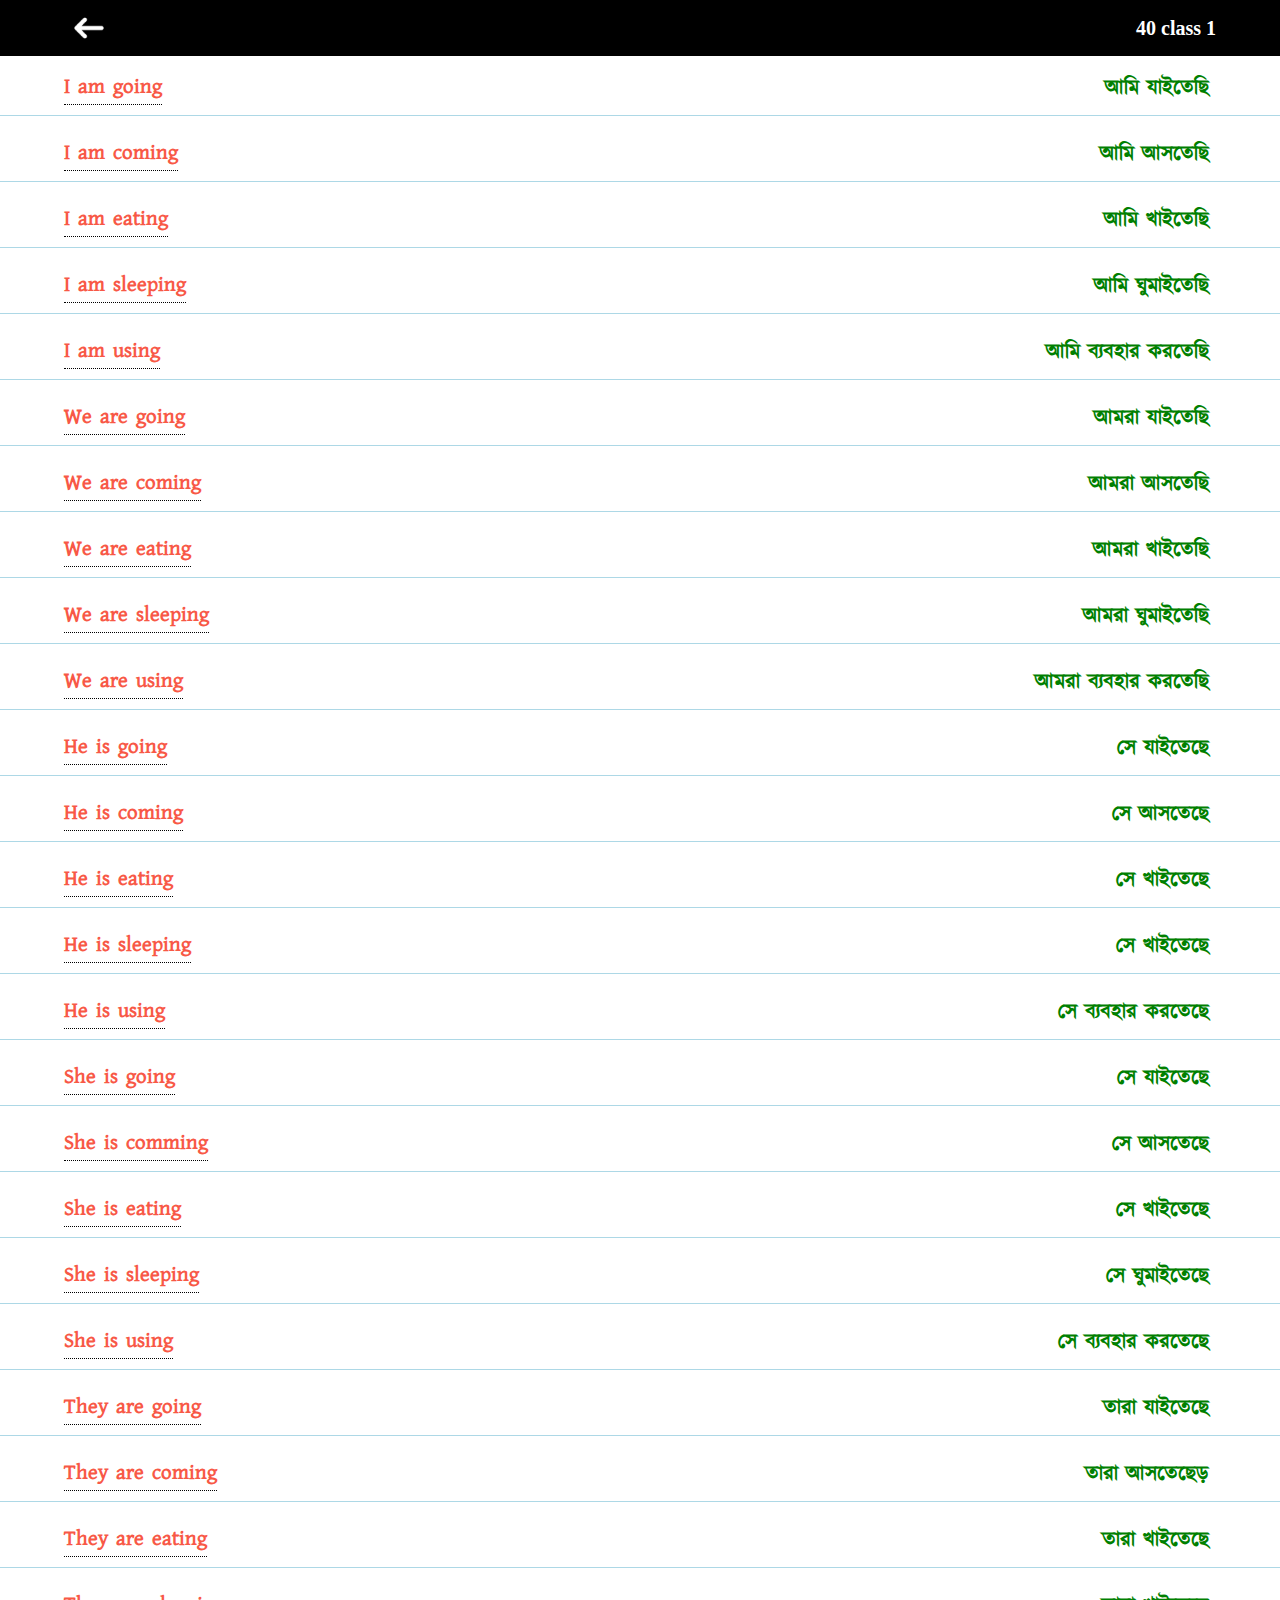
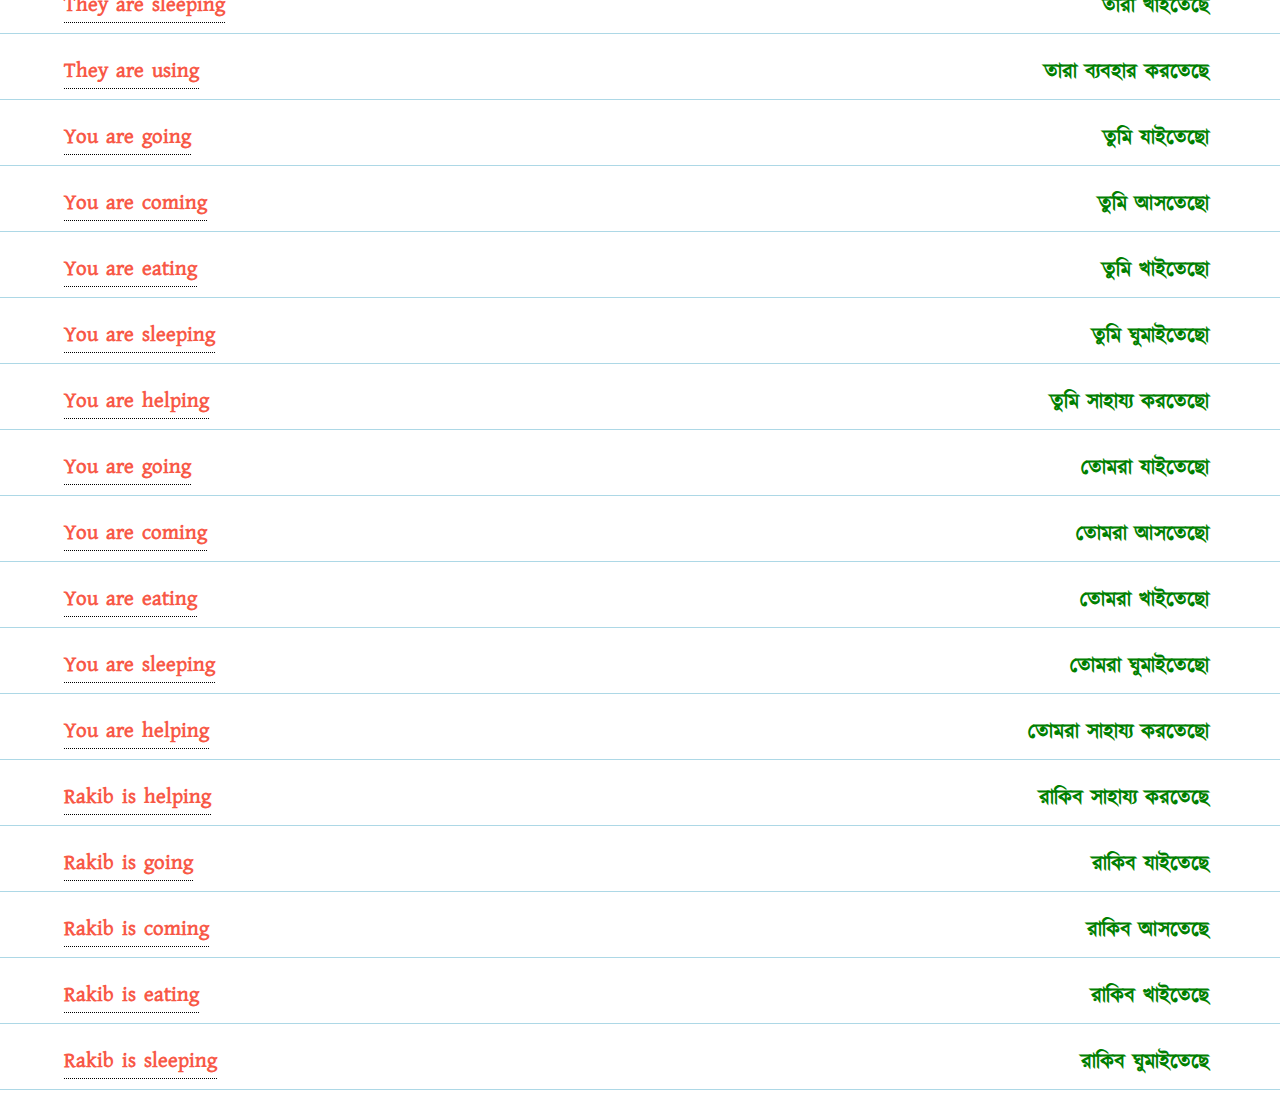
<file: classs-wise/class-2.html>
<!DOCTYPE html>
<html>

<head>
  <meta charset="UTF-8">
  <meta name="viewport" content="width=device-width, initial-scale=1">
  <title>Class one</title>
  <link rel="stylesheet" href="../must-vocabulary/style.css">
</head>

<body>
  <div class="loader"></div>
  <div class="top">
    <img src="../assets/images/arrow-back.png" onclick="history.back()" alt="back image ">
    <p class="length">0</p>
  </div>
  <script>
    const loader = document.querySelector('.loader')

    fetch('json/class-two.json')
      .then(res => res.json())
      .then(data =>
      {
        document.querySelector('.length').innerHTML = data.length + ' class 1'
        for (item of data) {
          const div = document.createElement('div')

          div.innerHTML = `  <div class="box"> 

      <p  class="comic tooltip">${item.english}
            <span class="tooltiptext hind">${item.banan}</span>
      </p>


      
      
      <p class="kalporosh bangla" >${item.bangla}</p>
    </div>`
          loader.style.display = 'none'
          document.body.appendChild(div)


        }

      })
  </script>
</body>

</html>
</file>
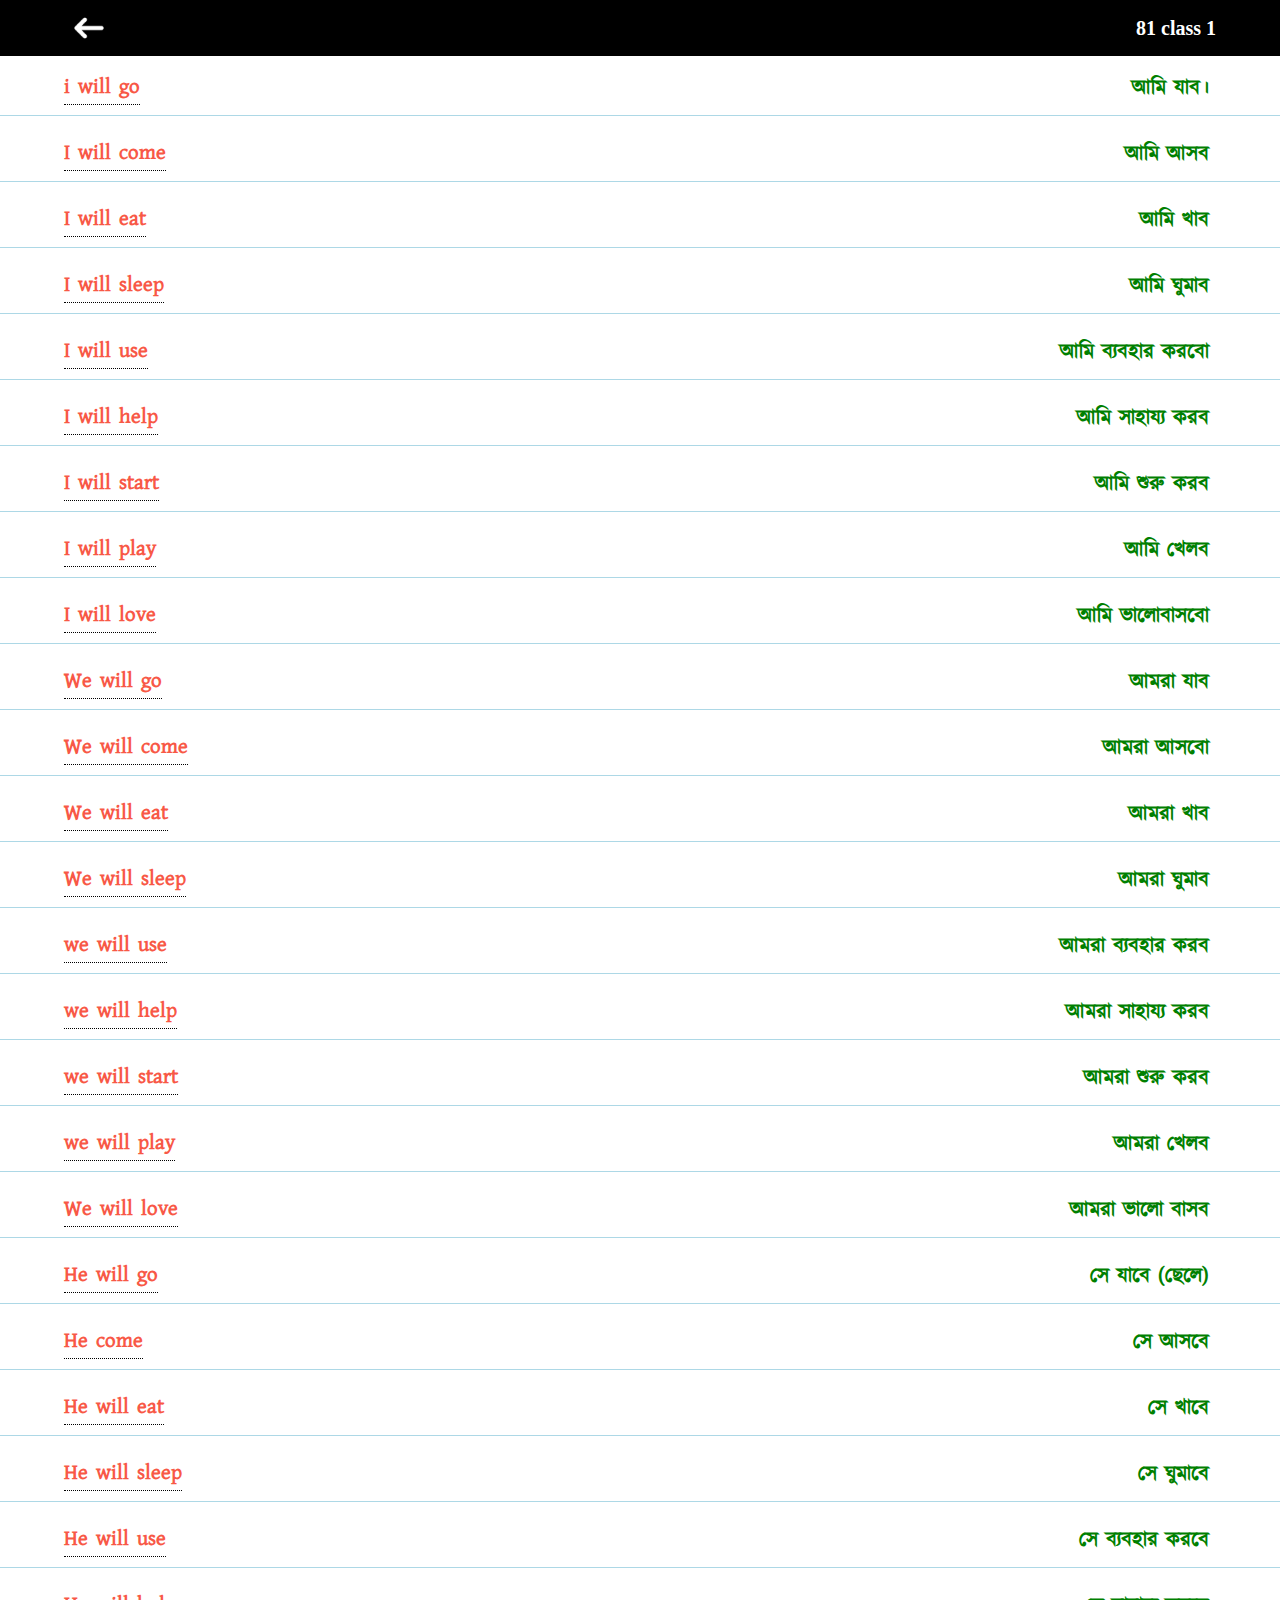
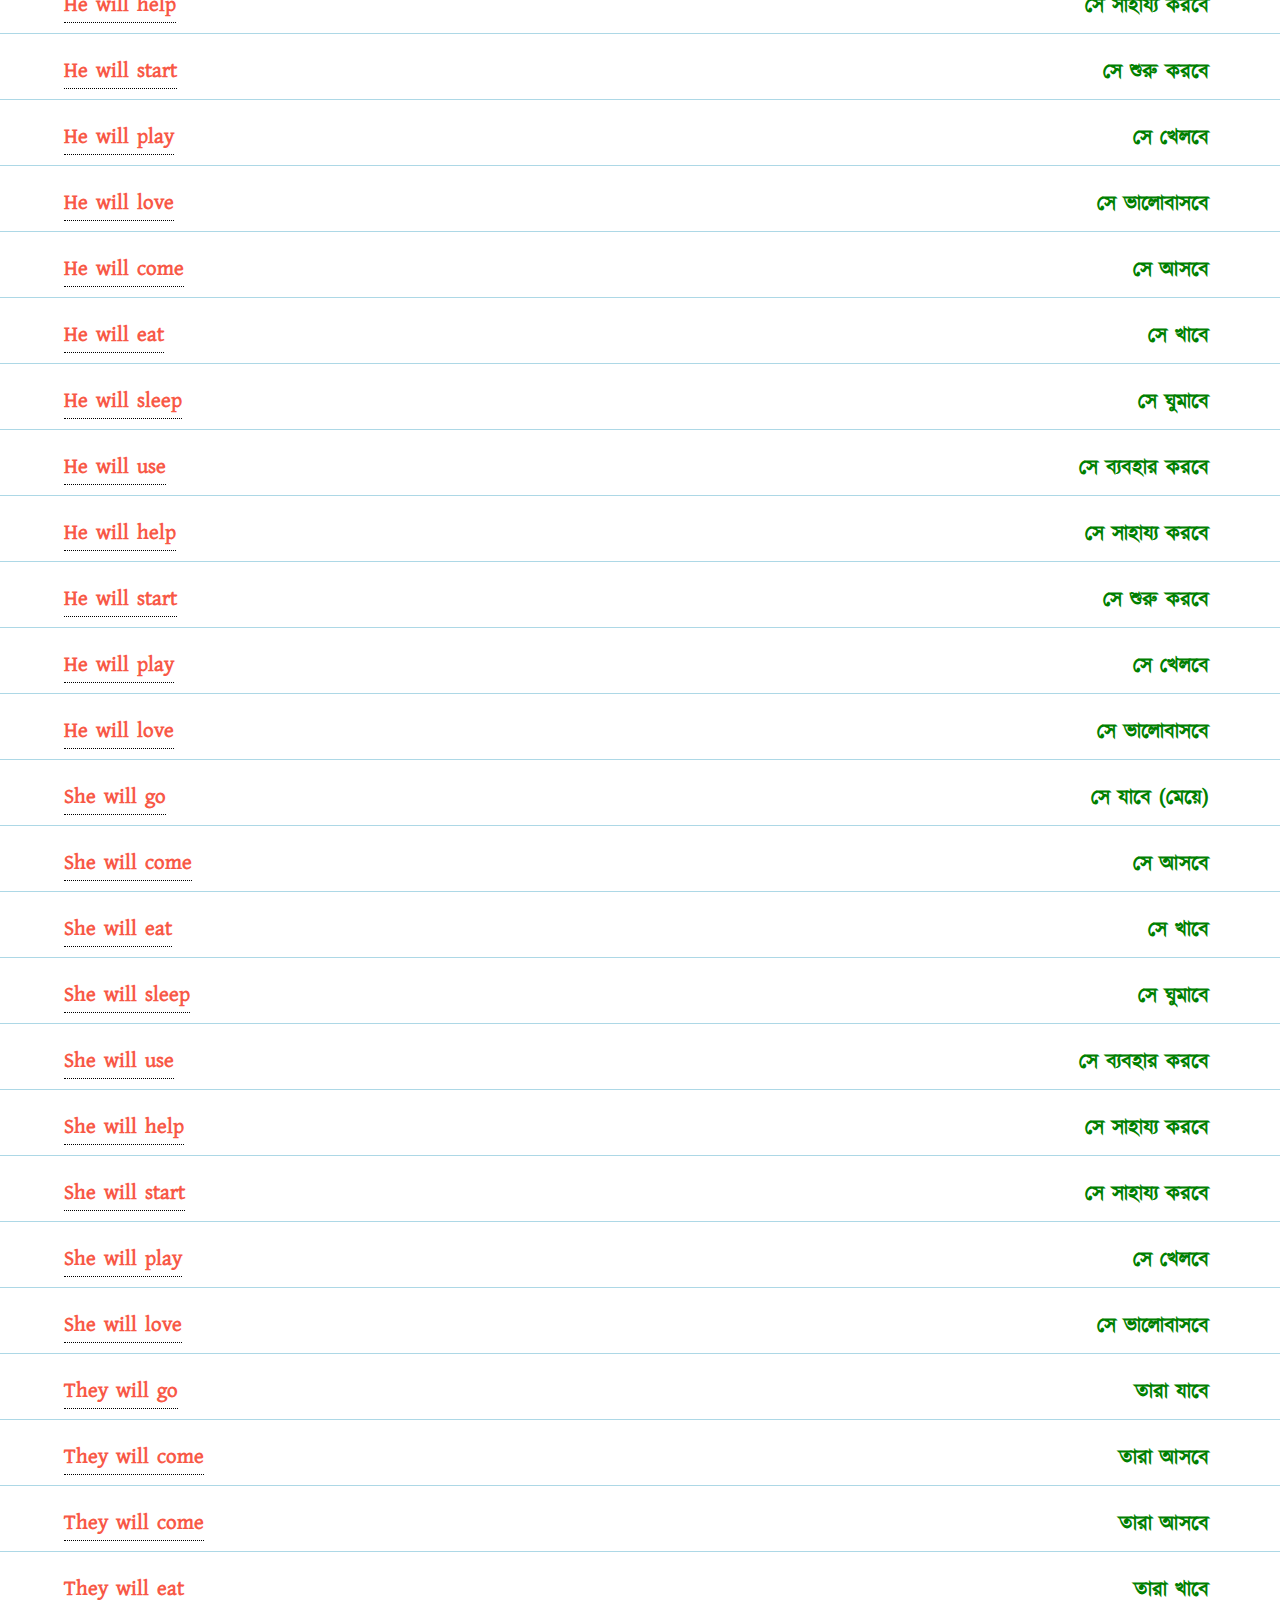
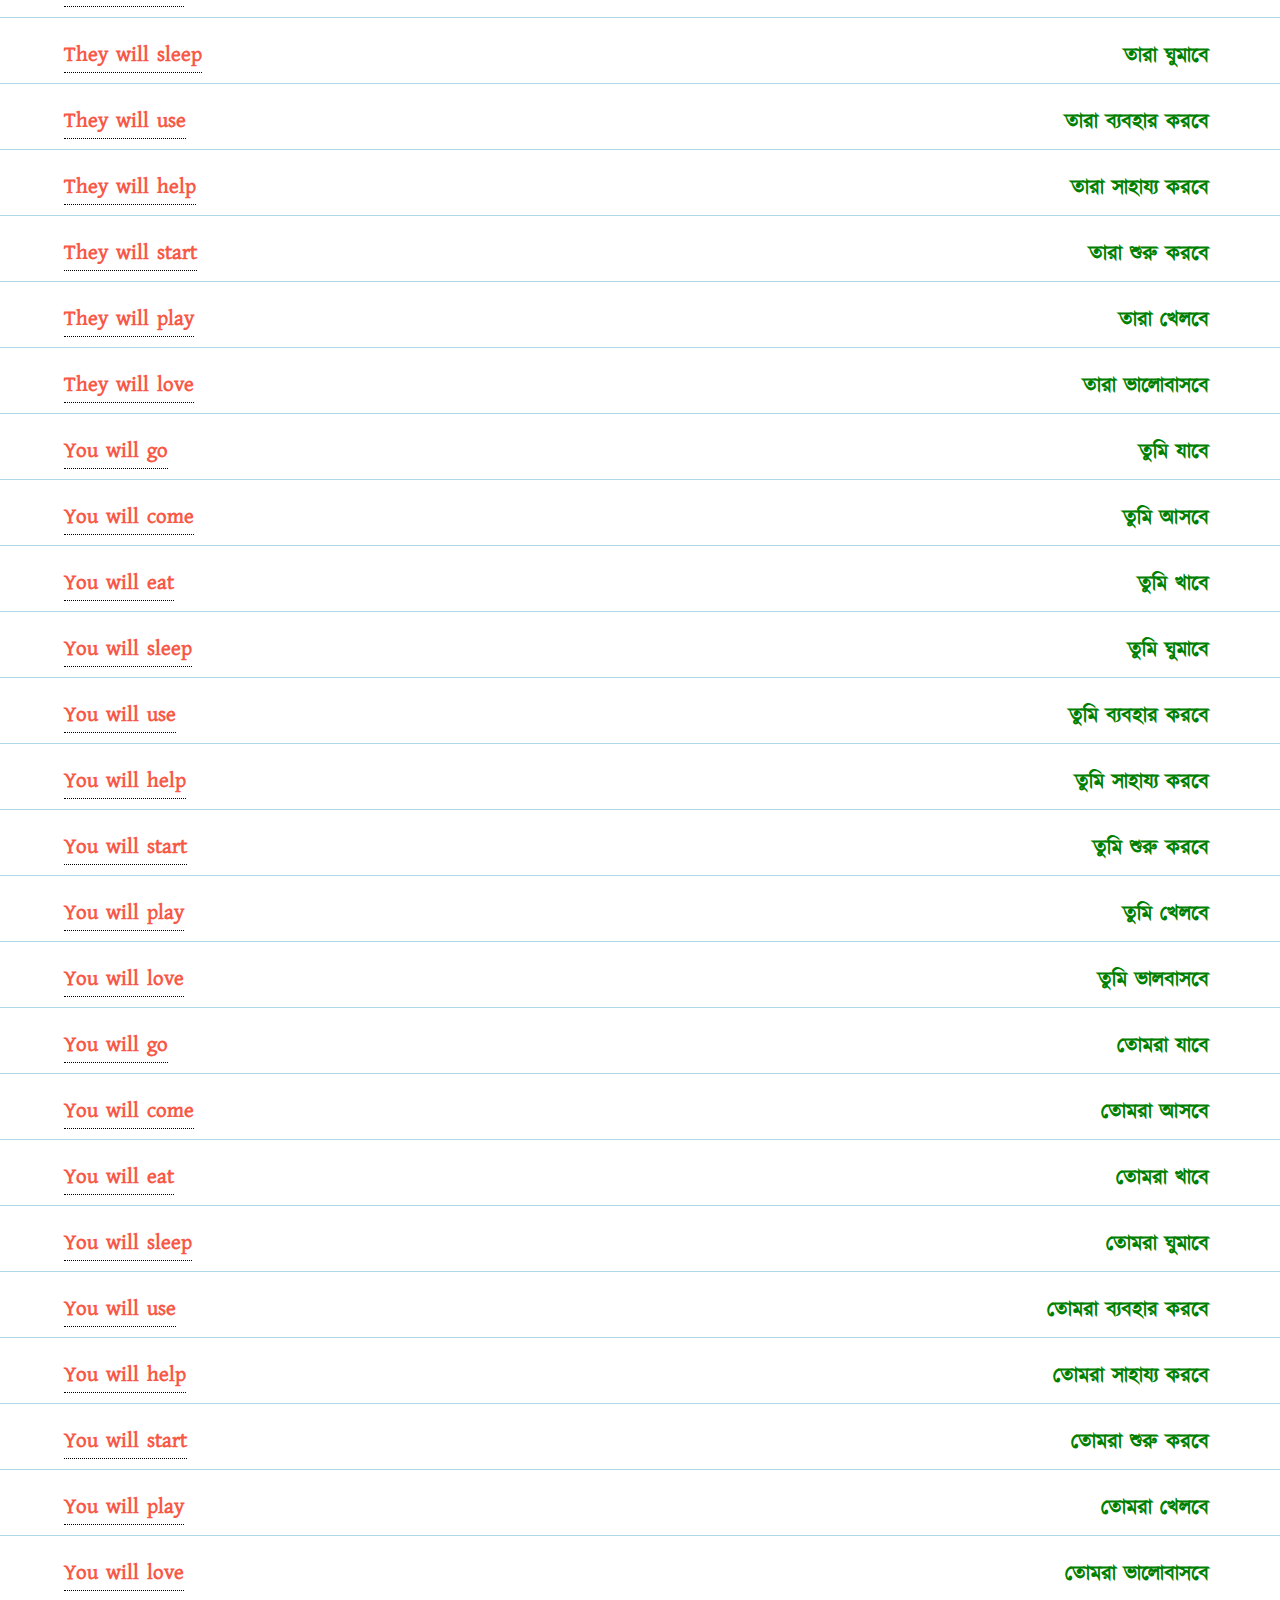
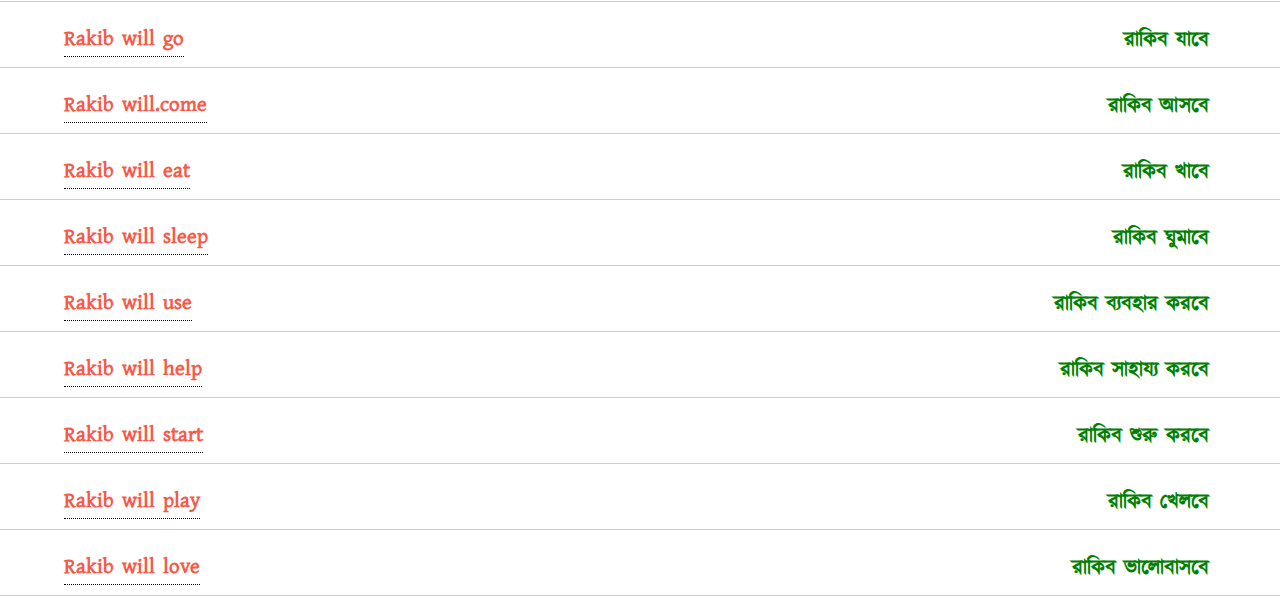
<file: classs-wise/class-3-will.html>
<!DOCTYPE html>
<html>

<head>
  <meta charset="UTF-8">
  <meta name="viewport" content="width=device-width, initial-scale=1">
  <title>Class one</title>
  <link rel="stylesheet" href="../must-vocabulary/style.css">
</head>

<body>
  <div class="loader"></div>
  <div class="top">
    <img src="../assets/images/arrow-back.png" onclick="history.back()" alt="back image ">
    <p class="length">0</p>
  </div>
  <script>
    const loader = document.querySelector('.loader')

    fetch('json/3-will.json')
      .then(res => res.json())
      .then(data =>
      {
        document.querySelector('.length').innerHTML = data.length + ' class 1'
        for (item of data) {
          const div = document.createElement('div')

          div.innerHTML = `  <div class="box"> 

      <p  class="comic tooltip">${item.english}
            <span class="tooltiptext hind">${item.banan}</span>
      </p>


      
      
      <p class="kalporosh bangla" >${item.bangla}</p>
    </div>`
          loader.style.display = 'none'
          document.body.appendChild(div)


        }

      })
  </script>
</body>

</html>
</file>
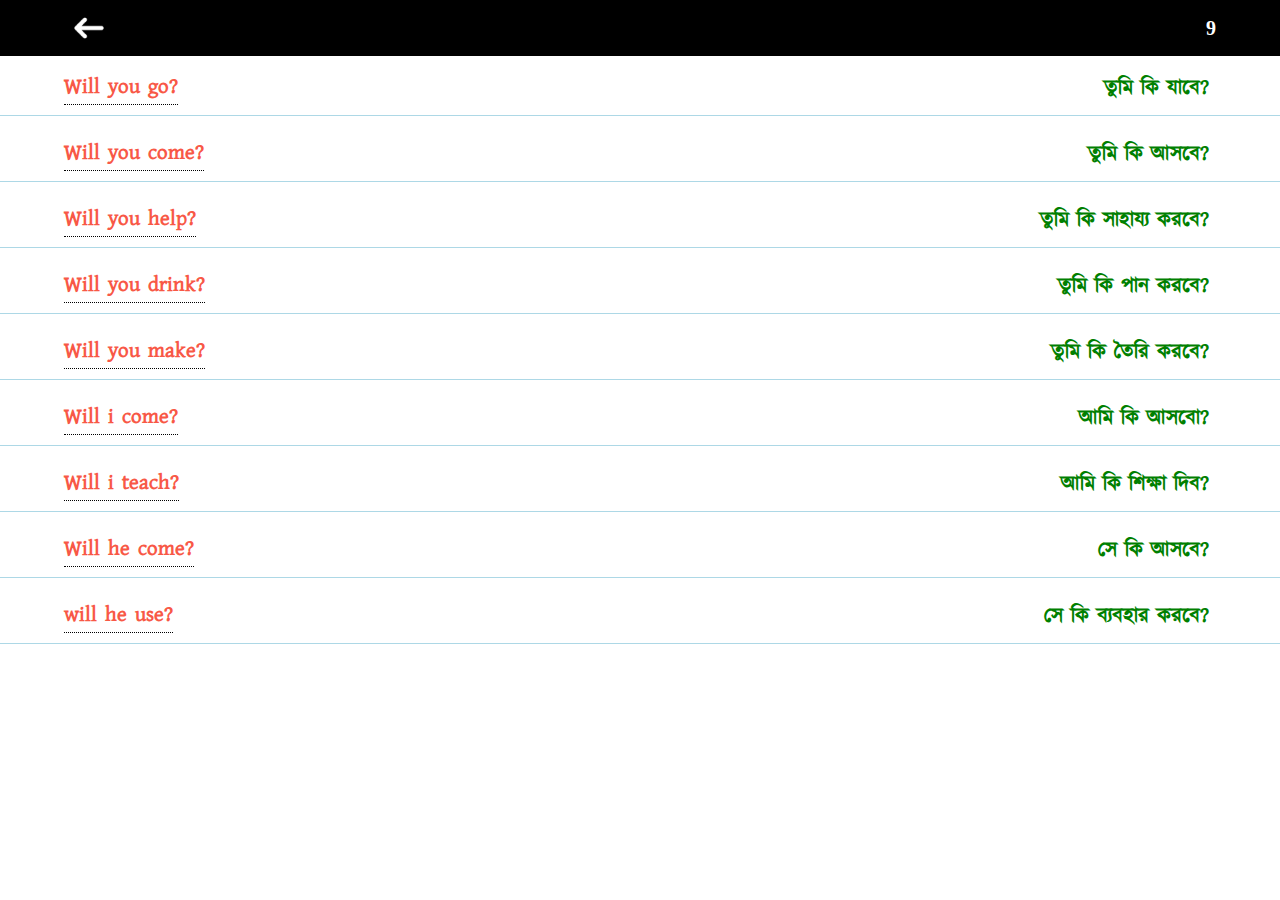
<file: classs-wise/class-4-will.html>
<!DOCTYPE html>
<html>

<head>
  <meta charset="UTF-8">
  <meta name="viewport" content="width=device-width, initial-scale=1">
  <title>Class one</title>
  <link rel="stylesheet" href="../must-vocabulary/style.css">
</head>

<body>
  <div class="loader"></div>
  <div class="top">
    <img src="../assets/images/arrow-back.png" onclick="history.back()" alt="back image ">
    <p class="length">0</p>
  </div>
  <script>
    const loader = document.querySelector('.loader')

    fetch('json/4-will.json')
      .then(res => res.json())
      .then(data =>
      {
       document.querySelector('.length').innerHTML = data.length 
        for (item of data) {
          const div = document.createElement('div')

          div.innerHTML = `  <div class="box"> 

      <p  class="comic tooltip">${item.english}
            <span class="tooltiptext hind">${item.banan}</span>
      </p>


      
      
      <p class="kalporosh bangla" >${item.bangla}</p>
    </div>`
          loader.style.display = 'none'
          document.body.appendChild(div)


        }

      })
  </script>
</body>

</html>
</file>
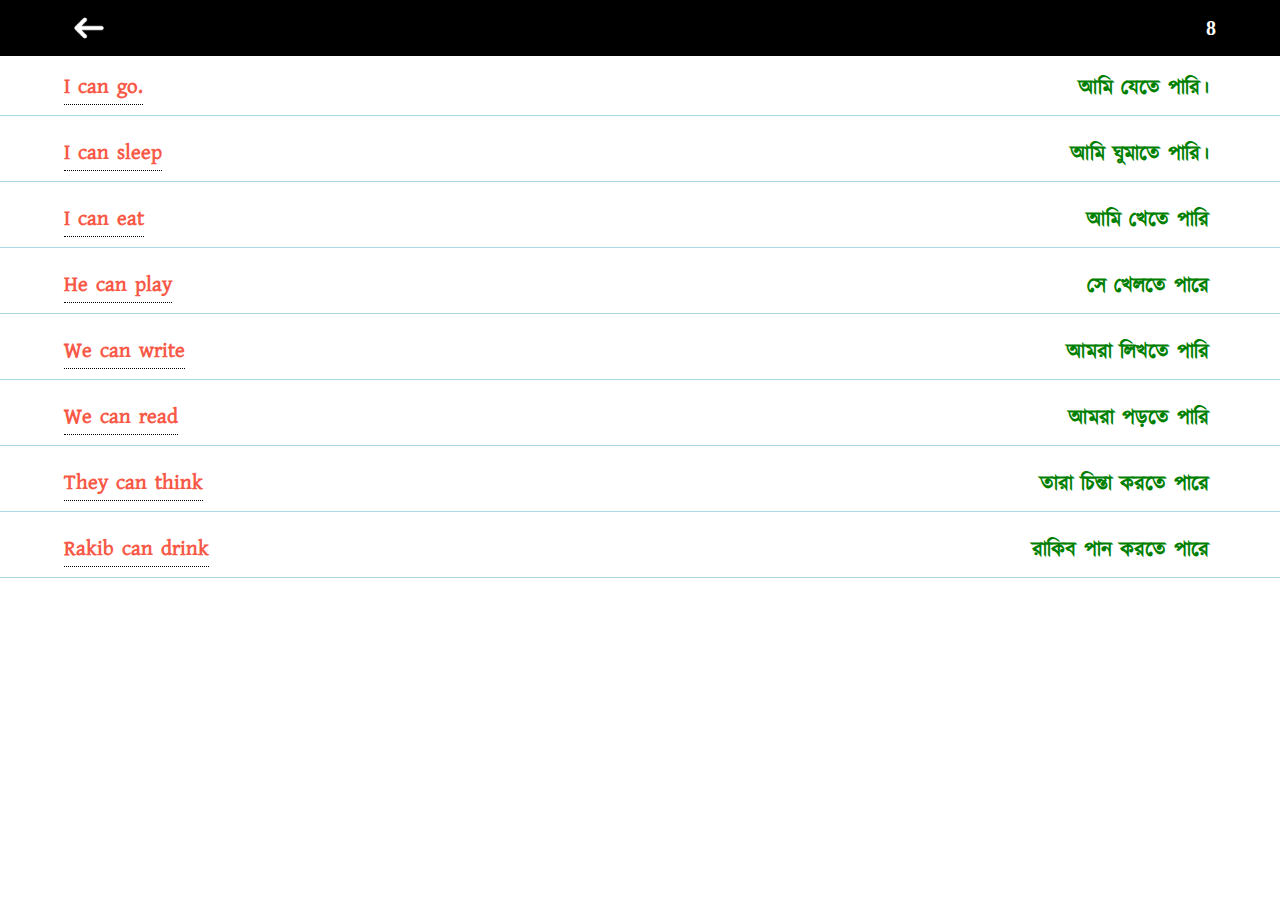
<file: classs-wise/class-5-can.html>
<!DOCTYPE html>
<html>

<head>
  <meta charset="UTF-8">
  <meta name="viewport" content="width=device-width, initial-scale=1">
  <title>Can</title>
  <link rel="stylesheet" href="../must-vocabulary/style.css">
</head>

<body>
  <div class="loader"></div>
  <div class="top">
    <img src="../assets/images/arrow-back.png" onclick="history.back()" alt="back image ">
    <p class="length">0</p>
  </div>
  <script>
    const loader = document.querySelector('.loader')

    fetch('json/5-can.json')
      .then(res => res.json())
      .then(data =>
      {
       document.querySelector('.length').innerHTML = data.length 
        for (item of data) {
          const div = document.createElement('div')

          div.innerHTML = `  <div class="box"> 

      <p  class="comic tooltip">${item.english}
            <span class="tooltiptext hind">${item.banan}</span>
      </p>


      
      
      <p class="kalporosh bangla" >${item.bangla}</p>
    </div>`
          loader.style.display = 'none'
          document.body.appendChild(div)


        }

      })
  </script>
</body>

</html>
</file>
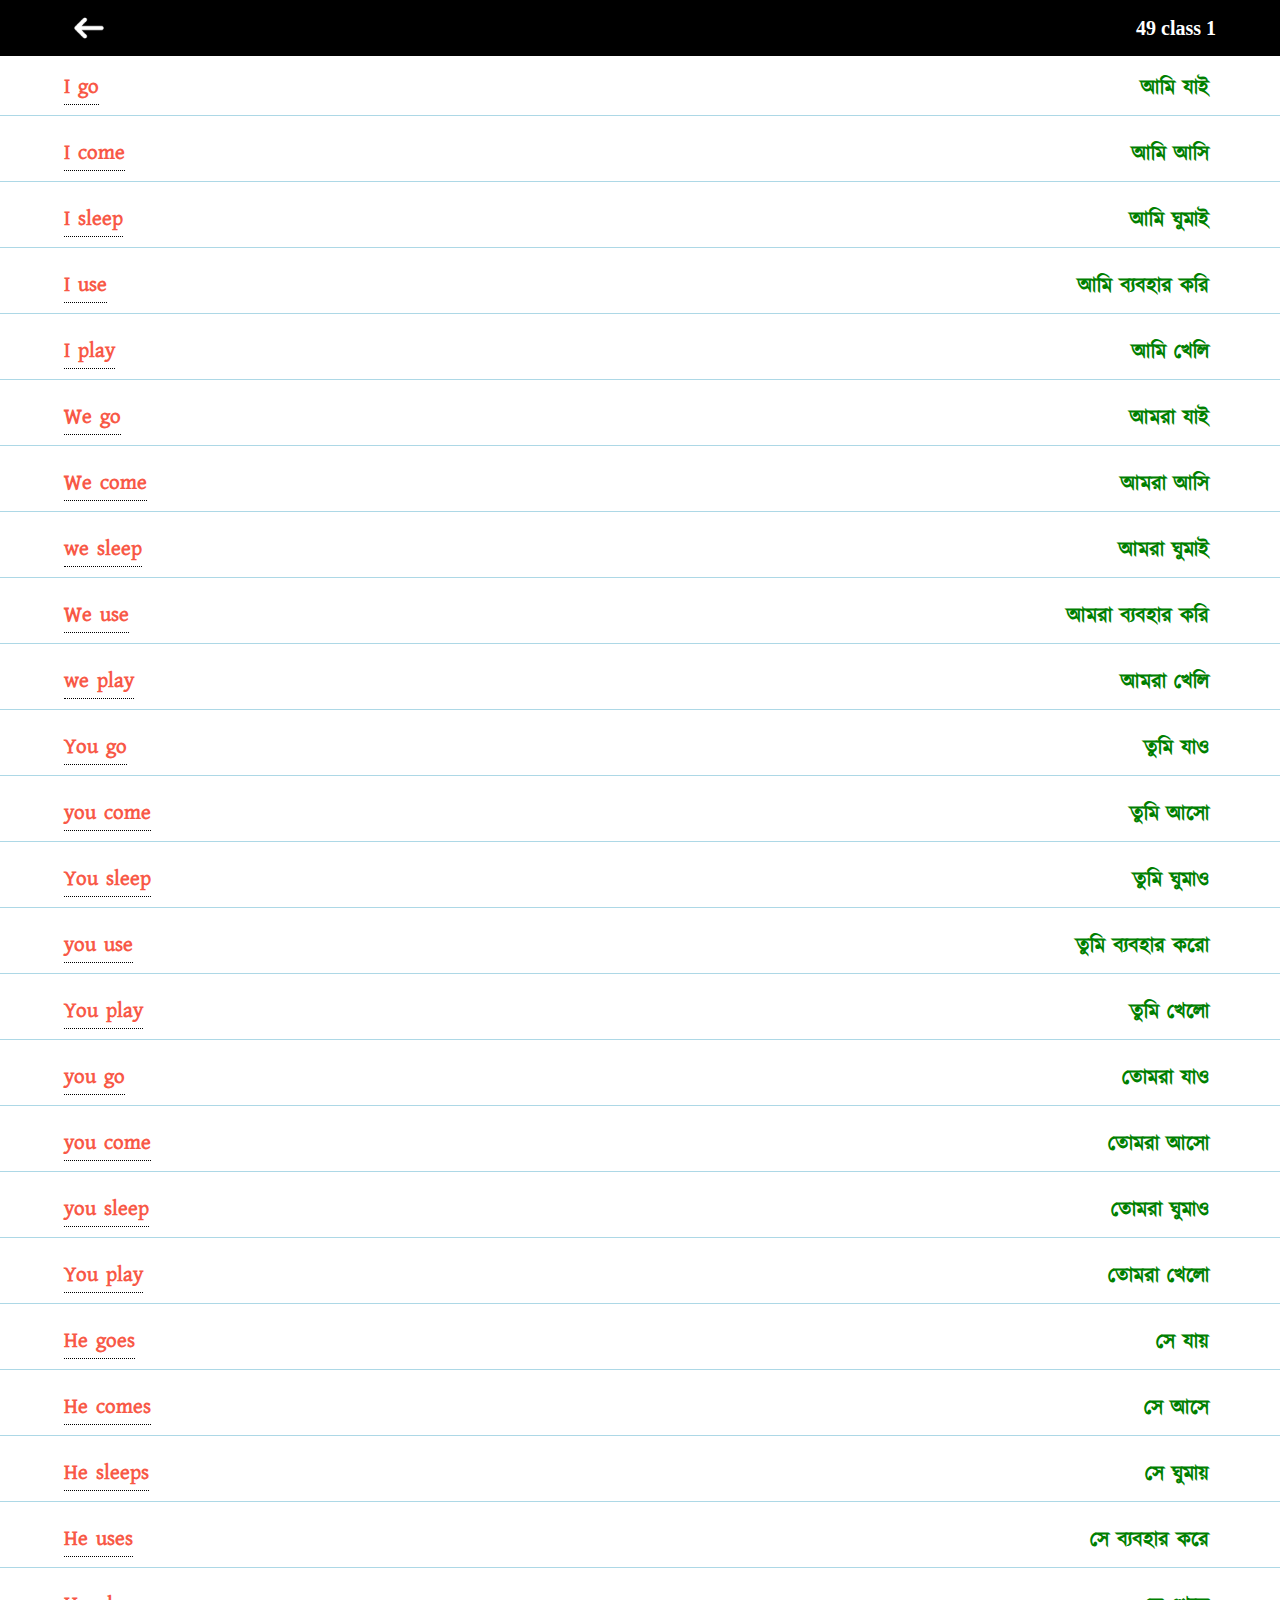
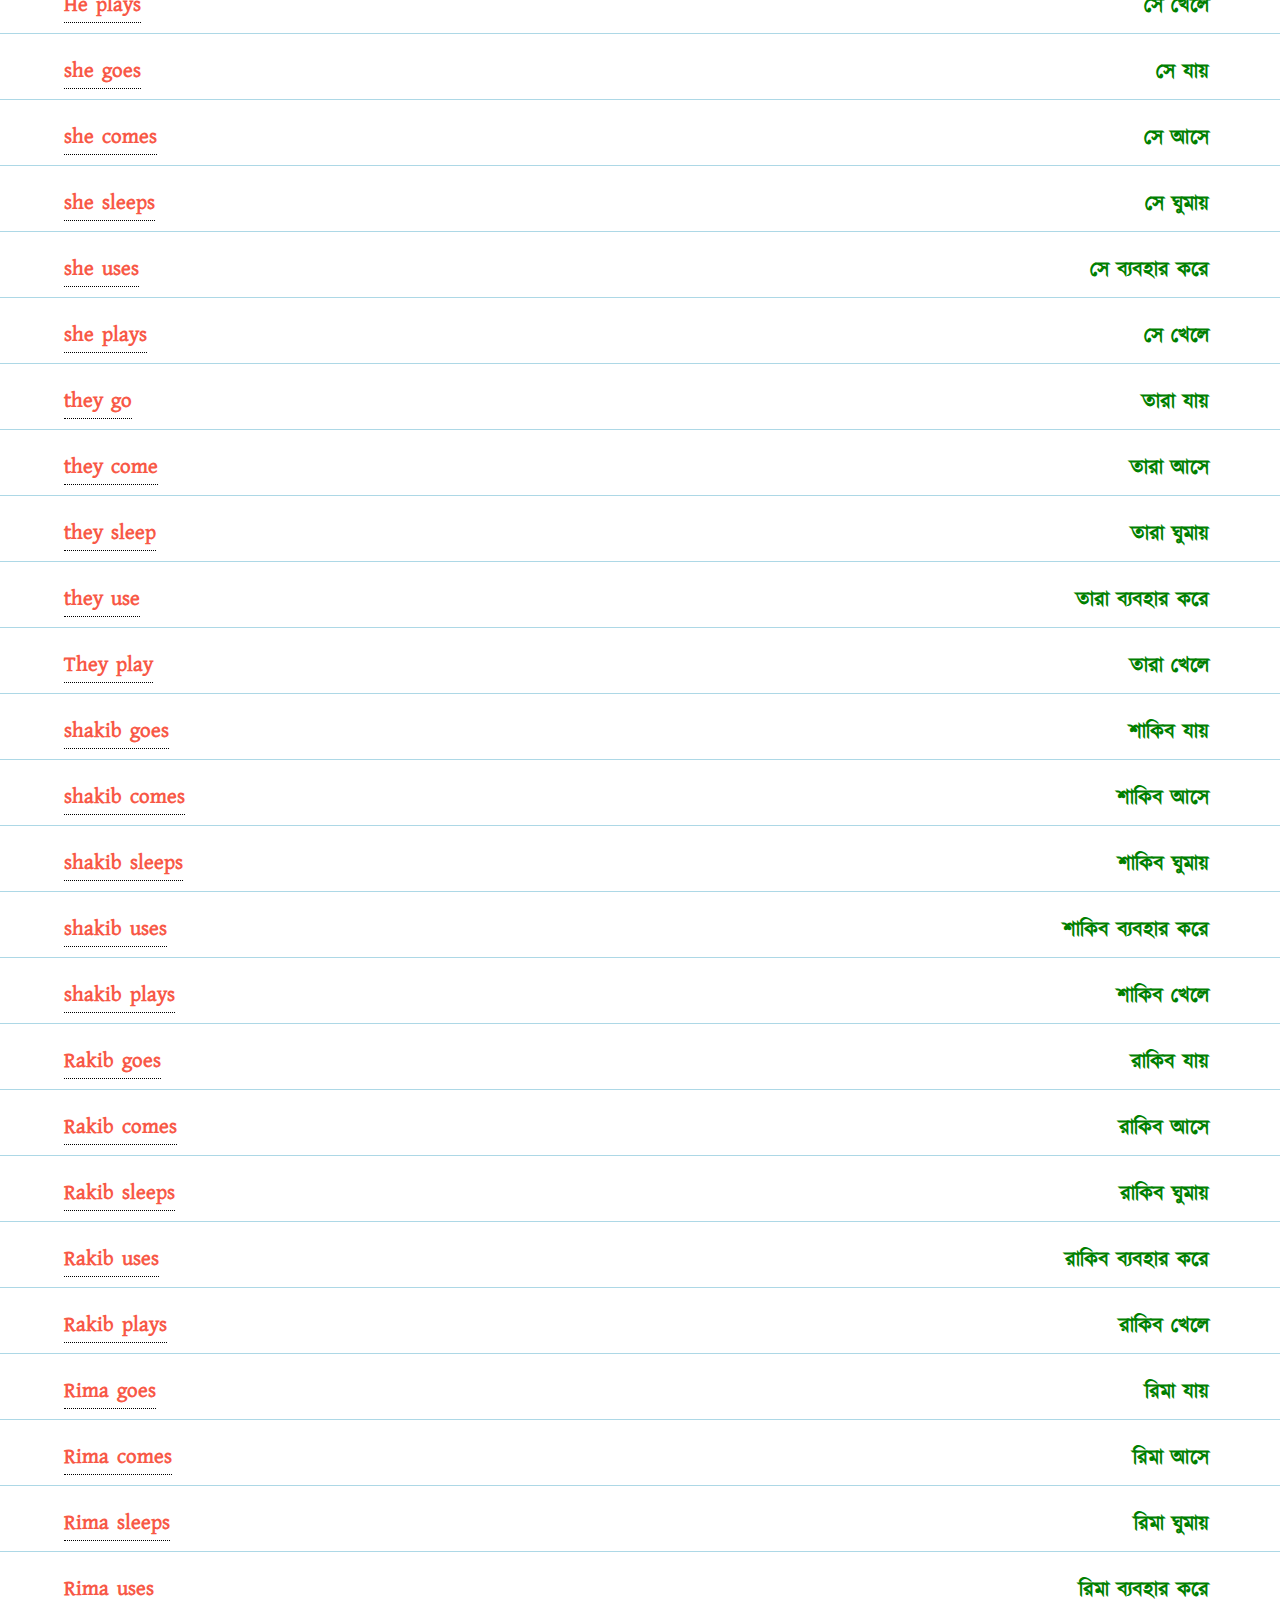
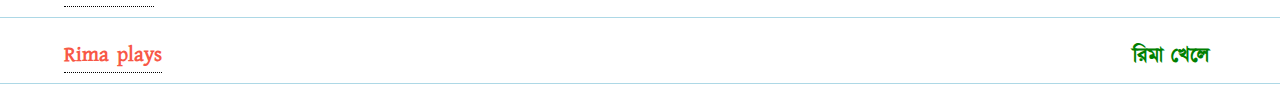
<file: classs-wise/class-one.html>
<!DOCTYPE html>
<html>

<head>
  <meta charset="UTF-8">
  <meta name="viewport" content="width=device-width, initial-scale=1">
  <title>Class one</title>
  <link rel="stylesheet" href="../must-vocabulary/style.css">
</head>

<body>
  <div class="loader"></div>
  <div class="top">
    <img src="../assets/images/arrow-back.png" onclick="history.back()" alt="back image ">
    <p class="length">0</p>
  </div>
  <script>
    const loader = document.querySelector('.loader')

    fetch('json/class-one.json')
      .then(res => res.json())
      .then(data =>
      {
        document.querySelector('.length').innerHTML = data.length + ' class 1'
        for (item of data) {
          const div = document.createElement('div')

          div.innerHTML = `  <div class="box"> 

      <p  class="comic tooltip">${item.english}
            <span class="tooltiptext hind">${item.banan}</span>
      </p>


      
      
      <p class="kalporosh bangla" >${item.bangla}</p>
    </div>`
          loader.style.display = 'none'
          document.body.appendChild(div)


        }

      })
  </script>
</body>

</html>
</file>
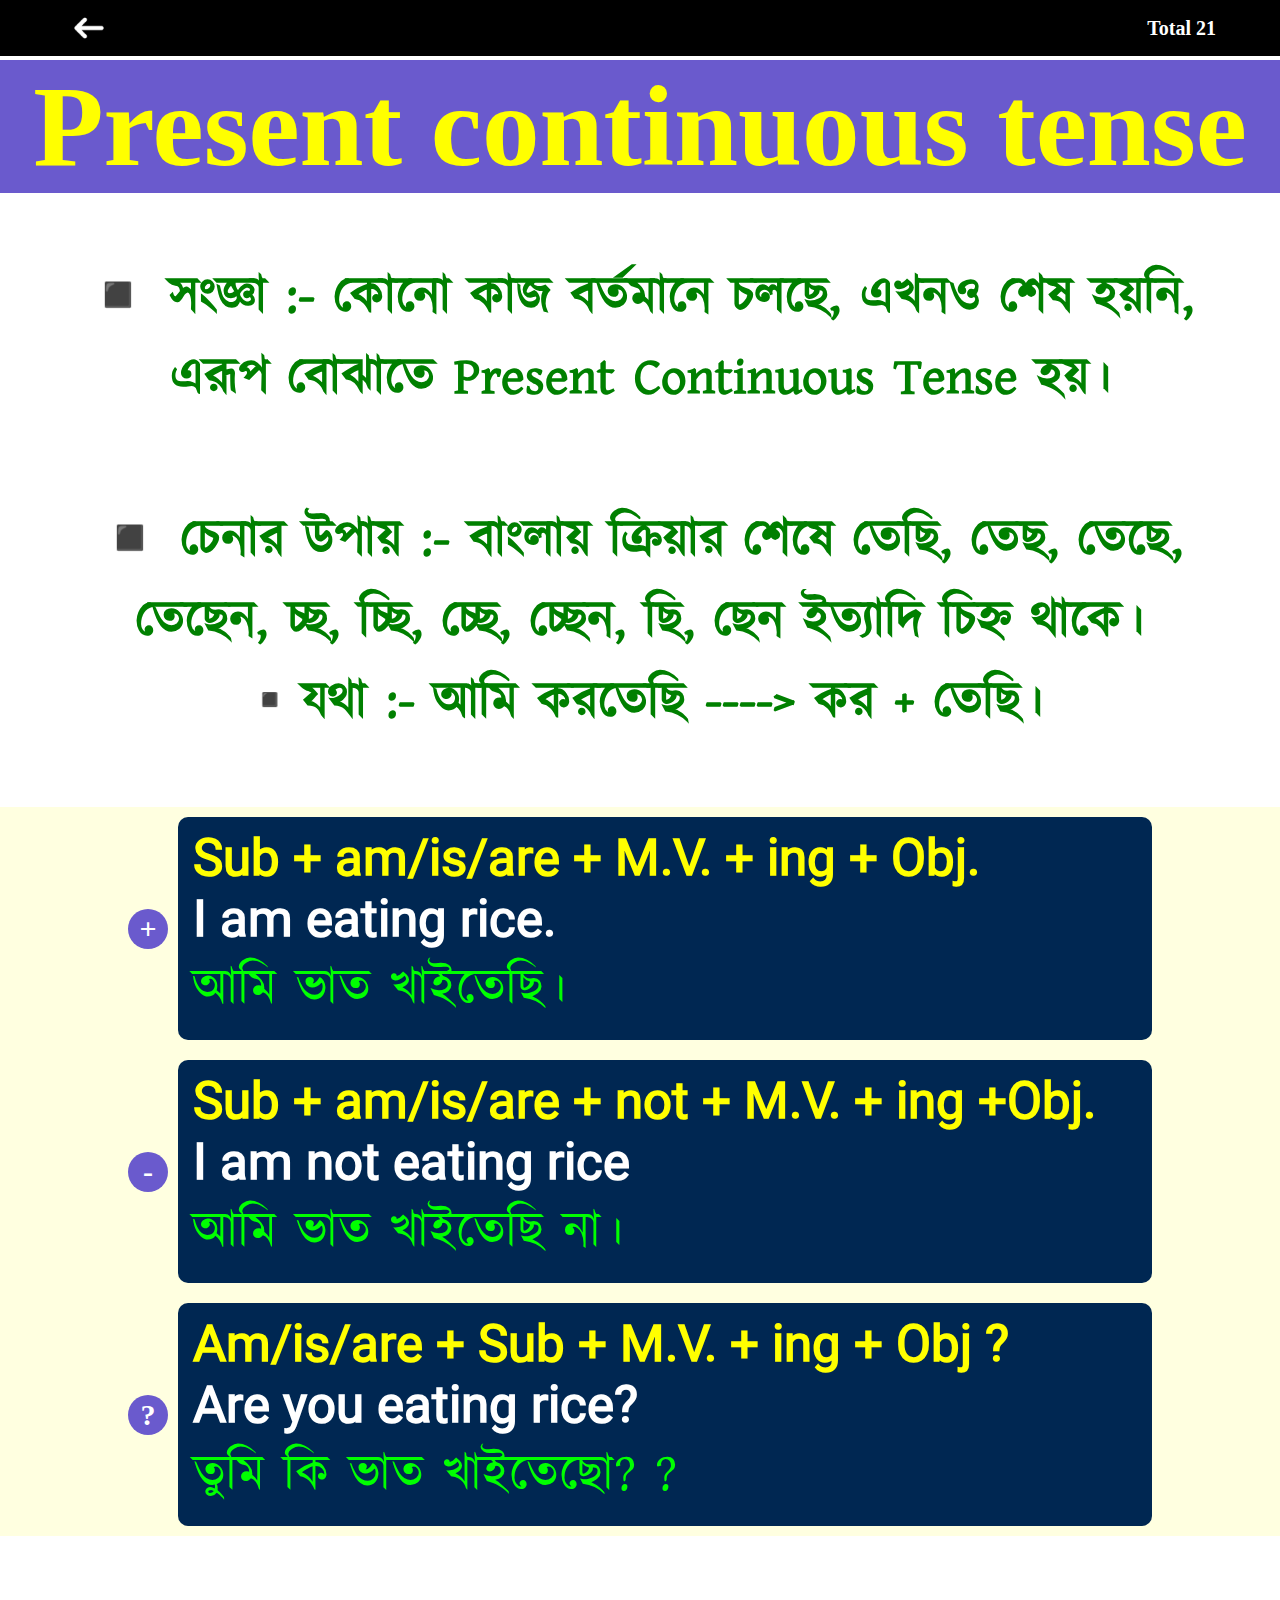
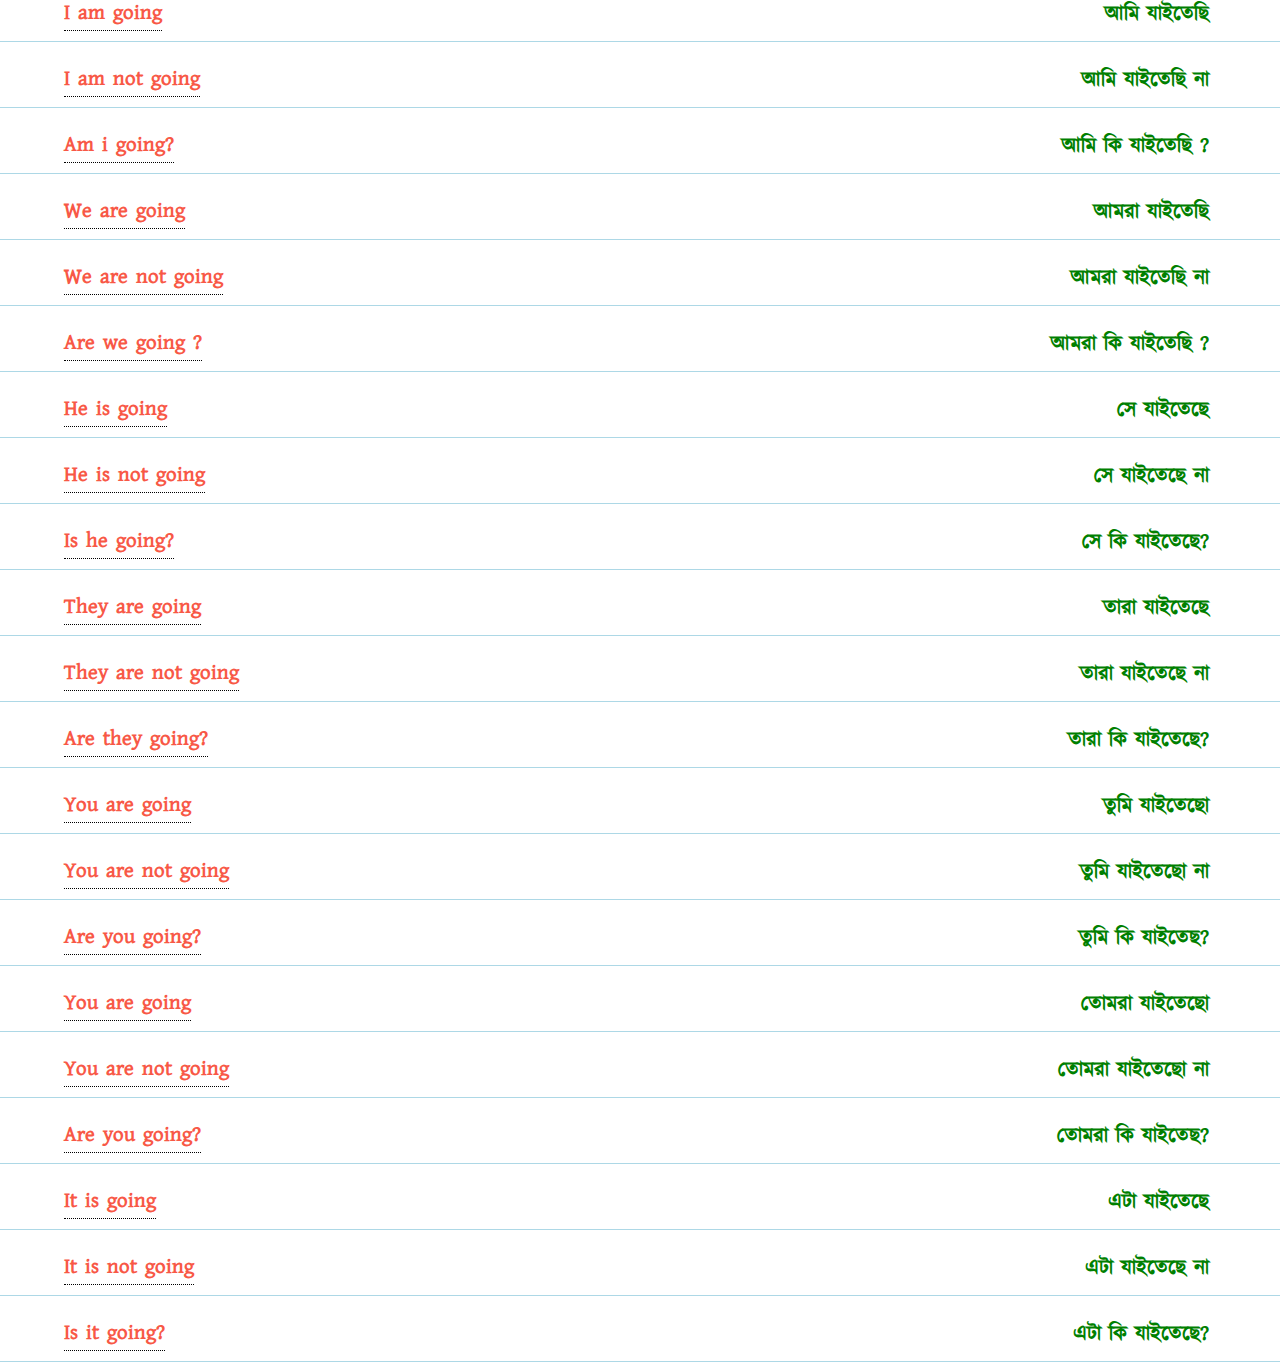
<file: daily-class/class-4-present-continous.html>
<!DOCTYPE html>
<html>

<head>
  <meta charset="UTF-8">
  <meta name="viewport" content="width=device-width, initial-scale=1">
  <title>Future indefinite tense</title>
  <link rel="stylesheet" href="../must-vocabulary/style.css">
  
  
    <style>

@font-face{
  font-family: roboto;
  src: url(../assets/fonts/Roboto-Regular.ttf);
  
} 
@font-face {
  font-family: kalporosh;
  src: url(../assets/fonts/kalpurush.ttf);

}
    *{
      margin: 0;
      padding: 0;
      box-sizing: border-box;
      
      
    }
    main {
      background: lightyellow;
      margin-bottom: 50px;
    }
    
    main h1{
      color: yellow;
      background: slateblue;
      text-align: center;
      font-size: 9vw;
      
    }
   main .line{
     display: flex;
     justify-content: space-between;
     padding: 10px 10%;
     align-items: center;
     
   }
  main .line span{
    background: slateblue;
    display: inline-block;
    color: #fff;
    font-size: 30px;
    height: 40px;
    width: 40px;
    border-radius: 50%;
    font-weight: 800;
    display: flex;
    align-items: center;
    justify-content: center;
  }
 main .line div{
   background: #002752;
   flex: 1;
   margin-left: 10px;
   padding: 10px;
   padding-left: 15px;
   border-radius: 10px;
   text-align: left;
   font-family: roboto;
   font-weight: bold;
  
   
 }
 h4{
   word-spacing: 0px ;
   font-size: 12px;
   
 }
main .line div h4:nth-child(1){
  color:yellow;
  font-size: 4vw;
  font-weight: 800;
  font-family: -apple-system, BlinkMacSystemFont, 'Segoe UI', Roboto, Oxygen, Ubuntu, Cantarell, 'Open Sans', 'Helvetica Neue', sans-serif;
}
main .line div h4:nth-child(2) {
  color: #fff;
  font-size: 4vw;
  font-weight: 800;
}
main .line div h4:nth-child(3) {
  color: #fff;
  font-size: 4vw;
  font-weight: 500;
  font-family: kalporosh;
  color: lime;
  
}
main .text{
  font-family: kalporosh;
  padding: 5%;
  font-weight: bold;
  color: green;
  text-align: center;
  background: #fff;
  font-size: 4vw !important ;
 
}
  </style>
</head>

<body>
  <div class="loader"></div>
  <div class="top">
    <img src="../assets/images/arrow-back.png" onclick="history.back()" alt="back image ">
    <p class="length">0</p>
  </div>
  
   
  <main id="main">
        <h1>Present continuous tense</h1>
        <p class="text">
    
         <b> ◾ সংজ্ঞা  :- </b> কোনো কাজ বর্তমানে চলছে, এখনও শেষ হয়নি, এরূপ বোঝাতে Present Continuous Tense হয়।
    
         <br>
         <br>
◾ চেনার উপায় :- বাংলায় ক্রিয়ার শেষে তেছি, তেছ, তেছে, তেছেন, চ্ছ, চ্ছি, চ্ছে, চ্ছেন, ছি, ছেন ইত্যাদি চিহ্ন থাকে।
          ▪️যথা :- আমি করতেছি ----> কর + তেছি।
    
        </p>
    
        <div class="line">
          <span>+</span>
          <div class="">
            <h4>Sub + am/is/are + M.V. + ing + Obj.</h4>
            <h4> I am eating rice. </h4>
            <h4> আমি ভাত খাইতেছি। </h4>
          </div>
        </div>
        <div class="line">
          <span>-</span>
          <div class="">
            <h4>Sub + am/is/are + not + M.V. + ing +Obj.</h4>
            <h4> I am not eating rice</h4>
            <h4>আমি ভাত খাইতেছি না।</h4>
          </div>
        </div>
        <div class="line">
          <span>?</span>
          <div class="">
            <h4>Am/is/are + Sub + M.V. + ing + Obj ?</h4>
            <h4> Are you eating rice?</h4>
            <h4>তুমি কি ভাত খাইতেছো?  ?</h4>
          </div>
        </div>
    
      </main>
  <script>
    const loader = document.querySelector('.loader')
    const main=document.getElementById('main')
    main.style.display='none'

    fetch('json/class-4-p-continous.json')
      .then(res => res.json())
      .then(data =>
      {
        document.querySelector('.length').innerHTML = 'Total ' +data.length
        for (item of data) {
          
         
          const div = document.createElement('div')

          div.innerHTML = `  <div class="box"> 

      <p  class="comic tooltip">${item.english}
            <span class="tooltiptext hind">${item.banan}</span>
      </p>


      
      
      <p class="kalporosh bangla" >${item.bangla}</p>
    </div>`
          loader.style.display = 'none'
          document.body.appendChild(div)
          main.style.display='block'


        }

      })
  </script>
</body>

</html>
</file>
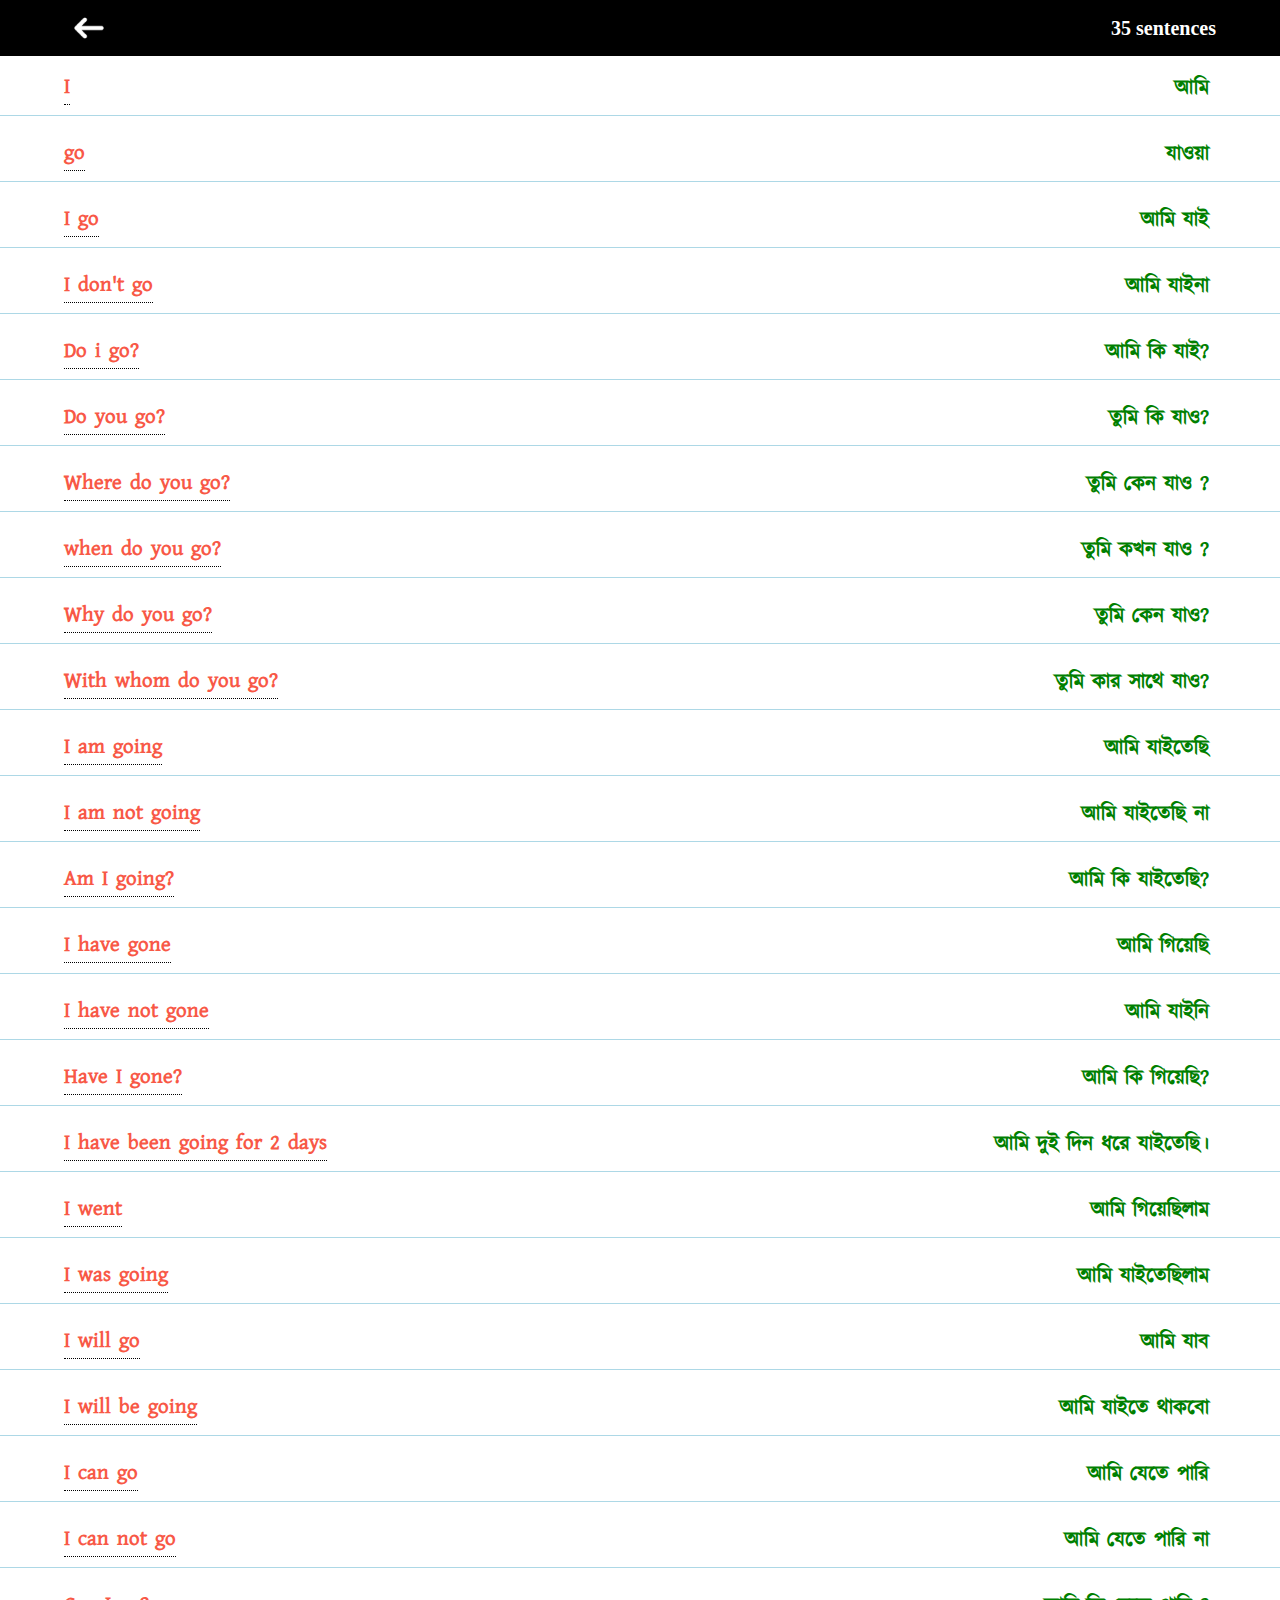
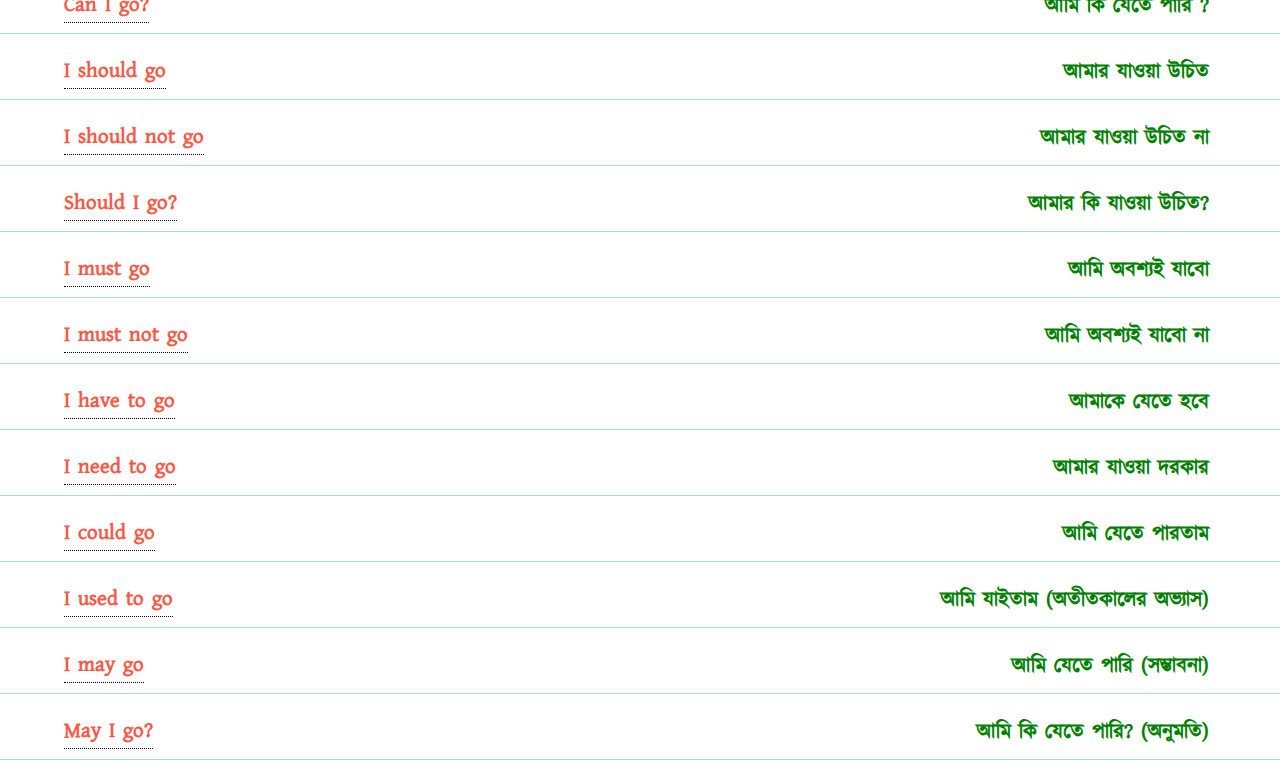
<file: daily-class/class-5-100-sentense-making.html>
<!DOCTYPE html>
<html>

<head>
  <meta charset="UTF-8">
  <meta name="viewport" content="width=device-width, initial-scale=1">
  <title>Class two</title>
  <link rel="stylesheet" href="../must-vocabulary/style.css">
  
  
    <style>

@font-face{
  font-family: roboto;
  src: url(../assets/fonts/Roboto-Regular.ttf);
  
} 
@font-face {
  font-family: kalporosh;
  src: url(../assets/fonts/kalpurush.ttf);

}
    *{
      margin: 0;
      padding: 0;
      box-sizing: border-box;
      
      
    }
    main {
      background: lightyellow;
      margin-bottom: 50px;
    }
    
    main h1{
      color: yellow;
      background: slateblue;
      text-align: center;
      font-size: 8vw;
    }
   main .line{
     display: flex;
     justify-content: space-between;
     padding: 10px 10%;
     align-items: center;
   }
  main .line span{
    background: slateblue;
    display: inline-block;
    color: #fff;
    font-size: 5vw;
    height: 8vw;
    width: 8vw;
    border-radius: 50%;
    font-weight: 800;
    display: flex;
    align-items: center;
    justify-content: center;
  }
 main .line div{
   background: #002752;
   flex: 1;
   margin-left: 10px;
   padding: 10px;
   padding-left: 15px;
   border-radius: 10px;
   text-align: left;
   font-family: roboto;
   font-weight: bold;
  
   
 }
 h4{
   word-spacing: 0px ;
 }
main .line div h4:nth-child(1){
  color:yellow;
  font-size: 5vw;
  font-weight: 800;
  font-family: -apple-system, BlinkMacSystemFont, 'Segoe UI', Roboto, Oxygen, Ubuntu, Cantarell, 'Open Sans', 'Helvetica Neue', sans-serif;
}
main .line div h4:nth-child(2) {
  color: #fff;
  font-size: 5vw;
  font-weight: 800;
}
main .line div h4:nth-child(3) {
  color: #fff;
  font-size: 5vw;
  font-weight: 500;
  font-family: kalporosh;
  color: lime;
  
}
main .text{
  font-family: kalporosh;
  padding: 5%;
  font-weight: bold;
  color: black;
  text-align: center;
  background: #fff;
  font-size: 4vw !important ;
 
}
  </style>
</head>

<body>
  <div class="loader"></div>
  <div class="top">
    <img src="../assets/images/arrow-back.png" onclick="history.back()" alt="back image ">
    <p class="length">0</p>
  </div>
  
   

  <script>
    const loader = document.querySelector('.loader')
  //  const main=document.getElementById('main')
  //  main.style.display='none'

    fetch('json/class-5-100sentense .json')
      .then(res => res.json())
      .then(data =>
      {
        document.querySelector('.length').innerHTML = data.length + ' sentences'
        for (item of data) {
          
         
          const div = document.createElement('div')

          div.innerHTML = `  <div class="box"> 

      <p  class="comic tooltip">${item.english}
            <span class="tooltiptext hind">${item.banan}</span>
      </p>


      
      
      <p class="kalporosh bangla" >${item.bangla}</p>
    </div>`
          loader.style.display = 'none'
          document.body.appendChild(div)
      //    main.style.display='block'


        }

      })
  </script>
</body>

</html>
</file>
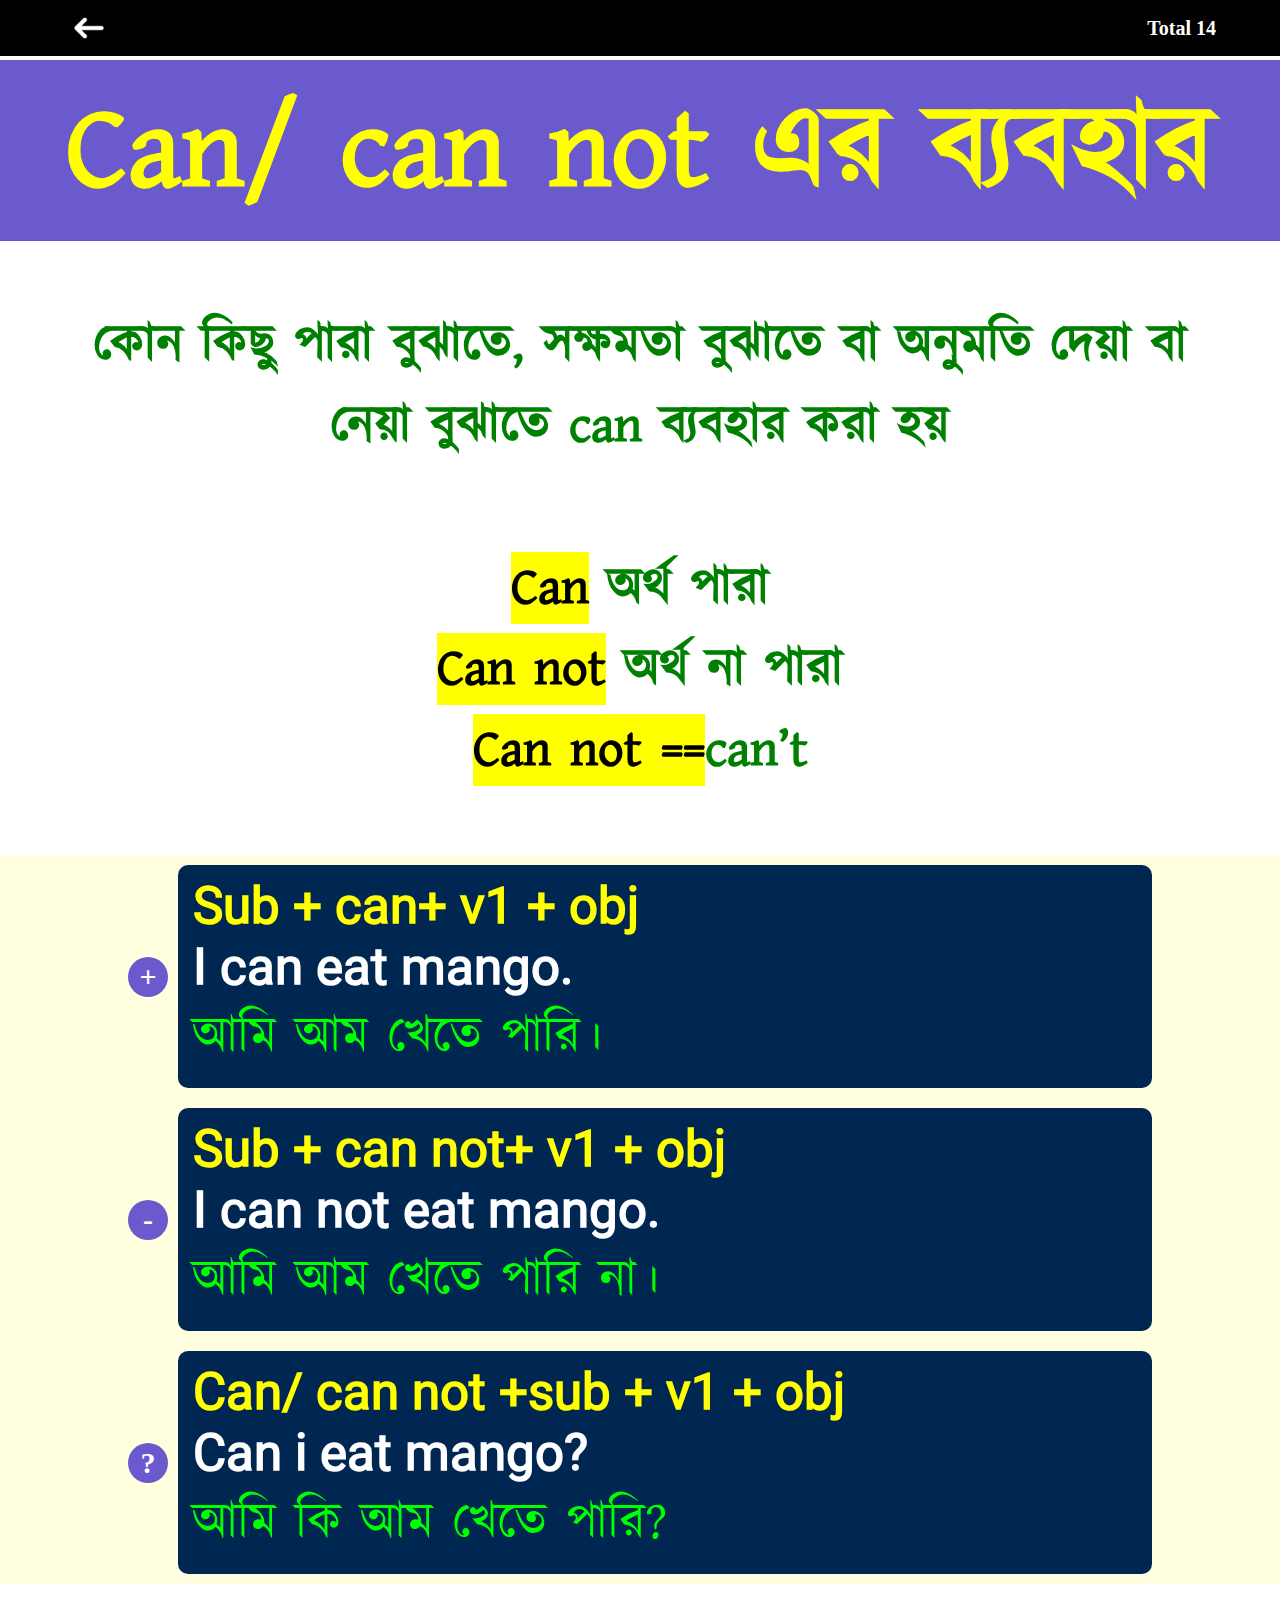
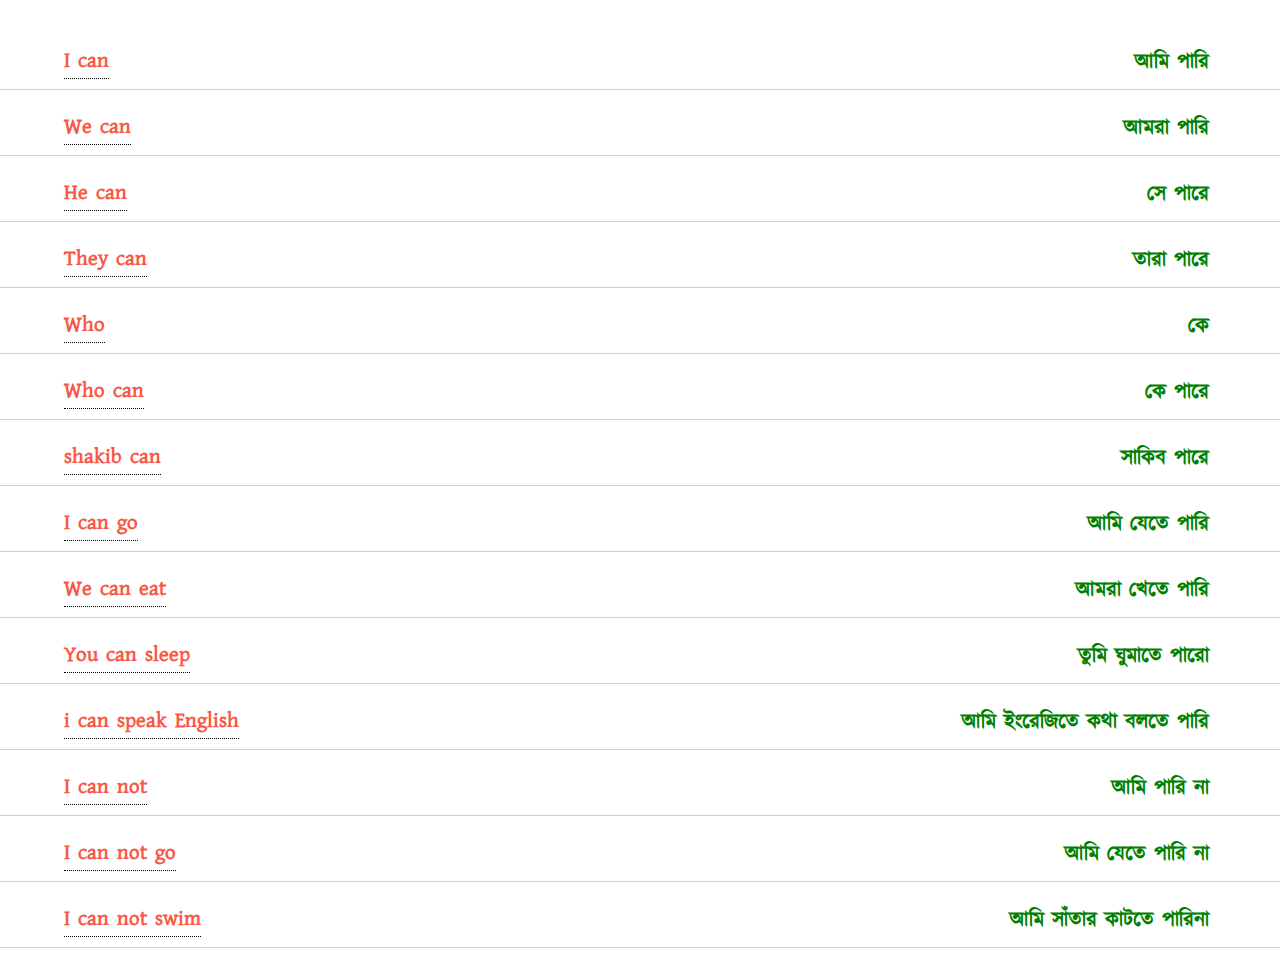
<file: daily-class/class-6-can.html>
<!DOCTYPE html>
<html>

<head>
  <meta charset="UTF-8">
  <meta name="viewport" content="width=device-width, initial-scale=1">
  <title>Future indefinite tense</title>
  <link rel="stylesheet" href="../must-vocabulary/style.css">
  
  
    <style>

@font-face{
  font-family: roboto;
  src: url(../assets/fonts/Roboto-Regular.ttf);
  
} 
@font-face {
  font-family: kalporosh;
  src: url(../assets/fonts/kalpurush.ttf);

}
    *{
      margin: 0;
      padding: 0;
      box-sizing: border-box;
      
      
    }
    main {
      background: lightyellow;
      margin-bottom: 50px;
    }
    
    main h1{
      color: yellow;
      background: slateblue;
      text-align: center;
      font-size: 9vw;
      font-family: kalporosh;
    }
   main .line{
     display: flex;
     justify-content: space-between;
     padding: 10px 10%;
     align-items: center;
     
   }
  main .line span{
    background: slateblue;
    display: inline-block;
    color: #fff;
    font-size: 30px;
    height: 40px;
    width: 40px;
    border-radius: 50%;
    font-weight: 800;
    display: flex;
    align-items: center;
    justify-content: center;
  }
 main .line div{
   background: #002752;
   flex: 1;
   margin-left: 10px;
   padding: 10px;
   padding-left: 15px;
   border-radius: 10px;
   text-align: left;
   font-family: roboto;
   font-weight: bold;
  
   
 }
 h4{
   word-spacing: 0px ;
   font-size: 12px;
   
 }
main .line div h4:nth-child(1){
  color:yellow;
  font-size: 4vw;
  font-weight: 800;
  font-family: -apple-system, BlinkMacSystemFont, 'Segoe UI', Roboto, Oxygen, Ubuntu, Cantarell, 'Open Sans', 'Helvetica Neue', sans-serif;
}
main .line div h4:nth-child(2) {
  color: #fff;
  font-size: 4vw;
  font-weight: 800;
}
main .line div h4:nth-child(3) {
  color: #fff;
  font-size: 4vw;
  font-weight: 500;
  font-family: kalporosh;
  color: lime;
  
}
main .text{
  font-family: kalporosh;
  padding: 5%;
  font-weight: bold;
  color: green;
  text-align: center;
  background: #fff;
  font-size: 4vw !important ;
 
}
  </style>
</head>

<body>
  <div class="loader"></div>
  <div class="top">
    <img src="../assets/images/arrow-back.png" onclick="history.back()" alt="back image ">
    <p class="length">0</p>
  </div>
  
   
  <main id="main">
        <h1>Can/ can not এর ব্যবহার </h1>
        <p class="text">
    
         <b> কোন কিছু পারা বুঝাতে, সক্ষমতা বুঝাতে বা অনুমতি দেয়া বা নেয়া বুঝাতে can ব্যবহার করা হয়
    
         <br>
         <br>

          <span> <mark>Can</mark> অর্থ পারা</span><br>
          
                    <span> <mark>Can not</mark> অর্থ না পারা</span><br>
                    
     <span> <mark>Can not ==</mark>can’t </span>
    
        </p>
    
        <div class="line">
          <span>+</span>
          <div class="">
            <h4>Sub + can+ v1 + obj </h4>
            <h4> I can eat mango. </h4>
            <h4> আমি আম খেতে পারি। </h4>
          </div>
        </div>
        <div class="line">
          <span>-</span>
          <div class="">
                    <h4>Sub + can not+ v1 + obj </h4>
                    <h4> I can not eat mango. </h4>
                        <h4> আমি আম খেতে পারি না। </h4>
          </div>
        </div>
        <div class="line">
          <span>?</span>
          <div class="">
            <h4>Can/ can not +sub + v1 + obj</h4>
                        <h4>  Can i eat mango? </h4>
                     <h4> আমি কি আম খেতে পারি?  </h4>
          </div>
        </div>
    
      </main>
  <script>
    const loader = document.querySelector('.loader')
    const main=document.getElementById('main')
    main.style.display='none'

    fetch('json/class-6-can.json')
      .then(res => res.json())
      .then(data =>
      {
        document.querySelector('.length').innerHTML = 'Total ' +data.length
        for (item of data) {
          
         
          const div = document.createElement('div')

          div.innerHTML = `  <div class="box"> 

      <p  class="comic tooltip">${item.english}
            <span class="tooltiptext hind">${item.banan}</span>
      </p>


      
      
      <p class="kalporosh bangla" >${item.bangla}</p>
    </div>`
          loader.style.display = 'none'
          document.body.appendChild(div)
          main.style.display='block'


        }

      })
  </script>
</body>

</html>
</file>
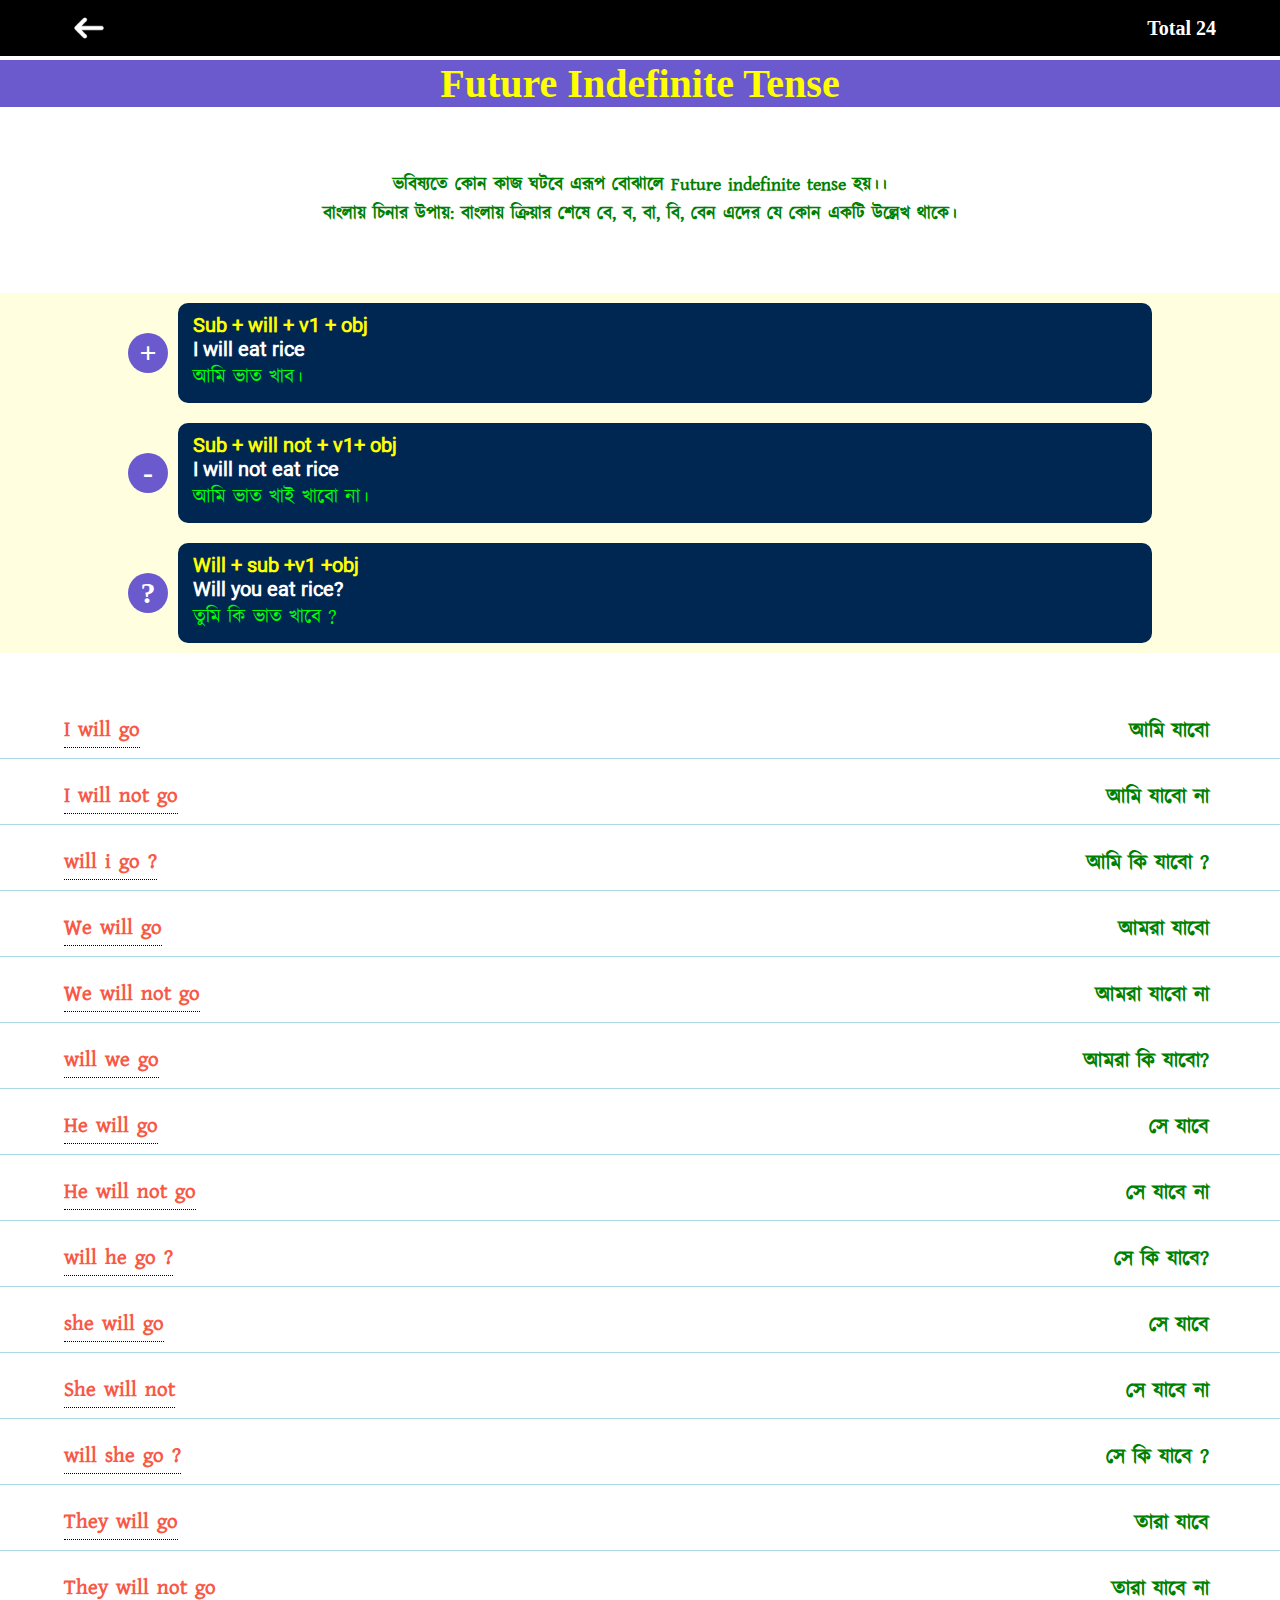
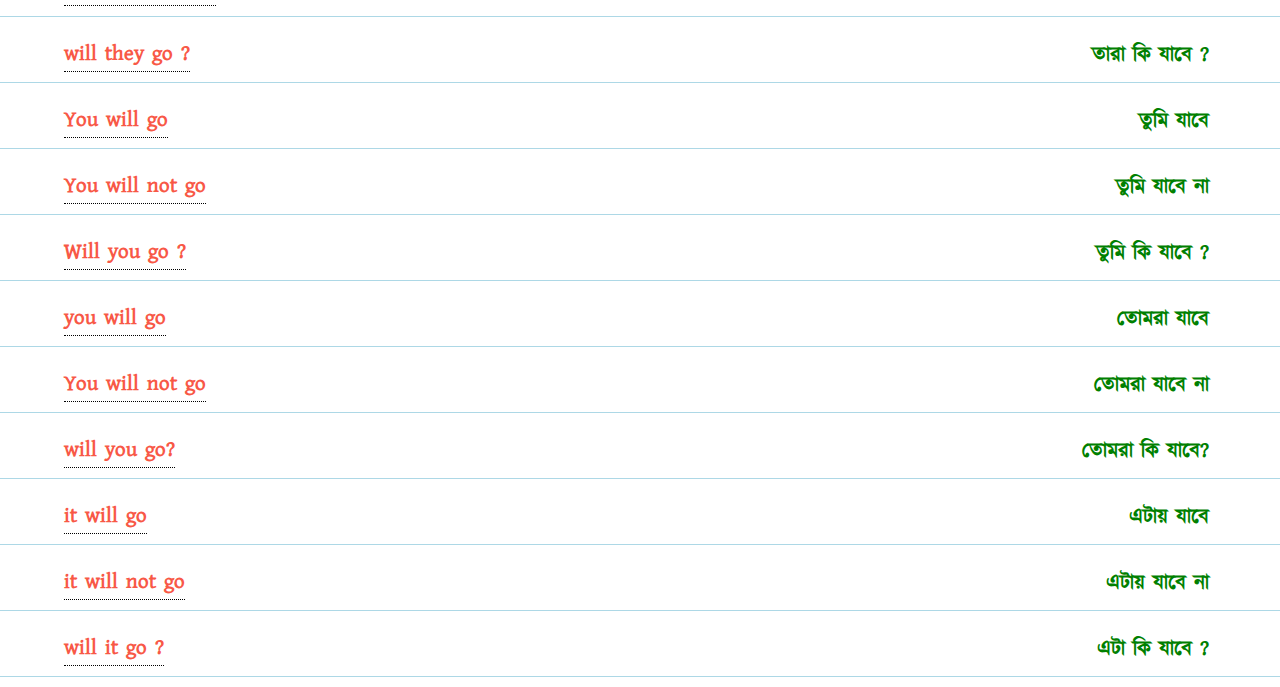
<file: daily-class/class-three.html>
<!DOCTYPE html>
<html>

<head>
  <meta charset="UTF-8">
  <meta name="viewport" content="width=device-width, initial-scale=1">
  <title>Future indefinite tense</title>
  <link rel="stylesheet" href="../must-vocabulary/style.css">
  
  
    <style>

@font-face{
  font-family: roboto;
  src: url(../assets/fonts/Roboto-Regular.ttf);
  
} 
@font-face {
  font-family: kalporosh;
  src: url(../assets/fonts/kalpurush.ttf);

}
    *{
      margin: 0;
      padding: 0;
      box-sizing: border-box;
      
      
    }
    main {
      background: lightyellow;
      margin-bottom: 50px;
    }
    
    main h1{
      color: yellow;
      background: slateblue;
      text-align: center;
    }
   main .line{
     display: flex;
     justify-content: space-between;
     padding: 10px 10%;
     align-items: center;
   }
  main .line span{
    background: slateblue;
    display: inline-block;
    color: #fff;
    font-size: 30px;
    height: 40px;
    width: 40px;
    border-radius: 50%;
    font-weight: 800;
    display: flex;
    align-items: center;
    justify-content: center;
  }
 main .line div{
   background: #002752;
   flex: 1;
   margin-left: 10px;
   padding: 10px;
   padding-left: 15px;
   border-radius: 10px;
   text-align: left;
   font-family: roboto;
   font-weight: bold;
  
   
 }
 h4{
   word-spacing: 0px ;
 }
main .line div h4:nth-child(1){
  color:yellow;
  font-size: 20px;
  font-weight: 800;
  font-family: -apple-system, BlinkMacSystemFont, 'Segoe UI', Roboto, Oxygen, Ubuntu, Cantarell, 'Open Sans', 'Helvetica Neue', sans-serif;
}
main .line div h4:nth-child(2) {
  color: #fff;
  font-size: 20px;
  font-weight: 800;
}
main .line div h4:nth-child(3) {
  color: #fff;
  font-size: 20px;
  font-weight: 500;
  font-family: kalporosh;
  color: lime;
  
}
main .text{
  font-family: kalporosh;
  padding: 5%;
  font-weight: bold;
  color: green;
  text-align: center;
  background: #fff;
  font-size: 18px !important ;
 
}
  </style>
</head>

<body>
  <div class="loader"></div>
  <div class="top">
    <img src="../assets/images/arrow-back.png" onclick="history.back()" alt="back image ">
    <p class="length">0</p>
  </div>
  
   
  <main id="main">
        <h1>Future Indefinite Tense</h1>
        <p class="text">
    
          ভবিষ্যতে কোন কাজ ঘটবে এরূপ বোঝালে Future indefinite tense হয়।। <br>
    
         
          বাংলায় চিনার উপায়:
          বাংলায় ক্রিয়ার শেষে বে, ব, বা, বি, বেন এদের যে কোন একটি উল্লেখ থাকে।
    
        </p>
    
        <div class="line">
          <span>+</span>
          <div class="">
            <h4>Sub + will + v1 + obj</h4>
            <h4> I will eat rice </h4>
            <h4> আমি ভাত খাব। </h4>
          </div>
        </div>
        <div class="line">
          <span>-</span>
          <div class="">
            <h4>Sub + will not + v1+ obj</h4>
            <h4> I will not eat rice</h4>
            <h4>আমি ভাত খাই খাবো না।</h4>
          </div>
        </div>
        <div class="line">
          <span>?</span>
          <div class="">
            <h4>Will + sub +v1 +obj</h4>
            <h4> Will you eat rice?</h4>
            <h4>তুমি কি ভাত খাবে ?</h4>
          </div>
        </div>
    
      </main>
  <script>
    const loader = document.querySelector('.loader')
    const main=document.getElementById('main')
    main.style.display='none'

    fetch('json/class-3.json')
      .then(res => res.json())
      .then(data =>
      {
        document.querySelector('.length').innerHTML = 'Total ' +data.length
        for (item of data) {
          
         
          const div = document.createElement('div')

          div.innerHTML = `  <div class="box"> 

      <p  class="comic tooltip">${item.english}
            <span class="tooltiptext hind">${item.banan}</span>
      </p>


      
      
      <p class="kalporosh bangla" >${item.bangla}</p>
    </div>`
          loader.style.display = 'none'
          document.body.appendChild(div)
          main.style.display='block'


        }

      })
  </script>
</body>

</html>
</file>
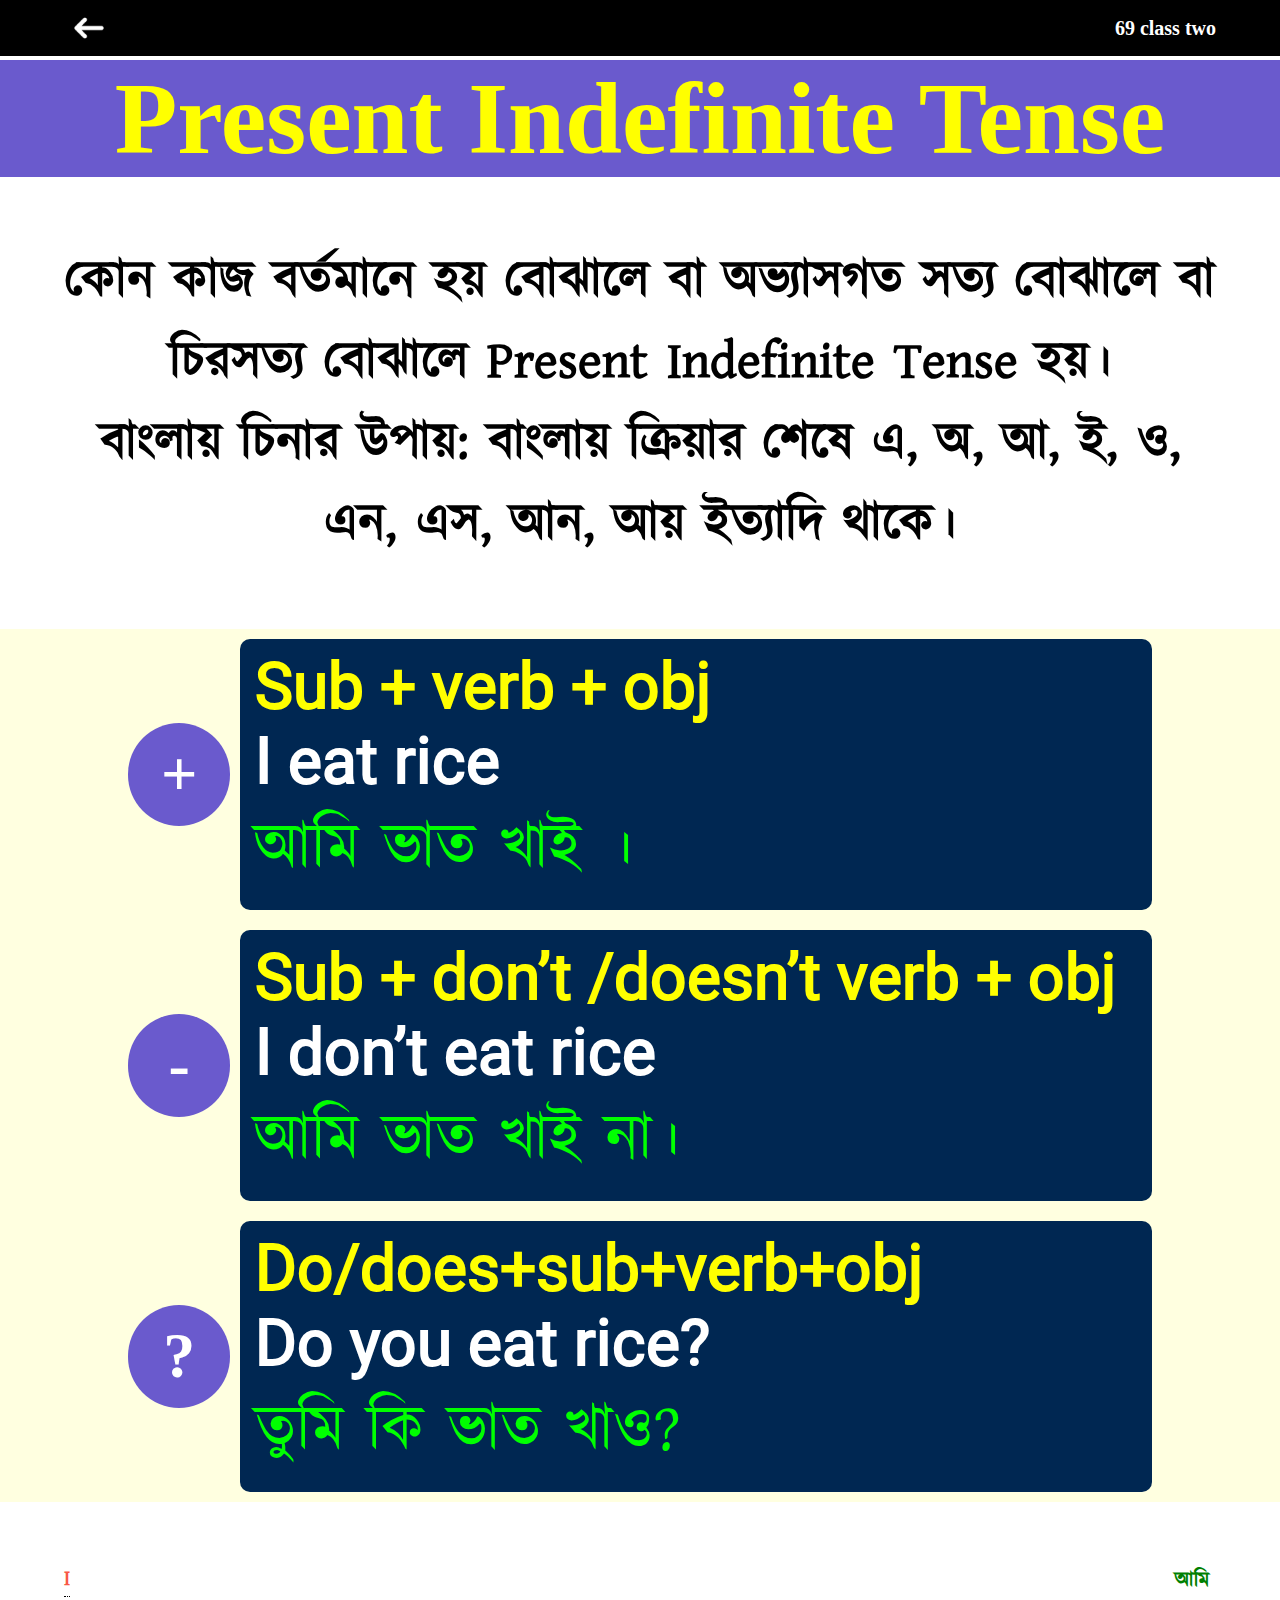
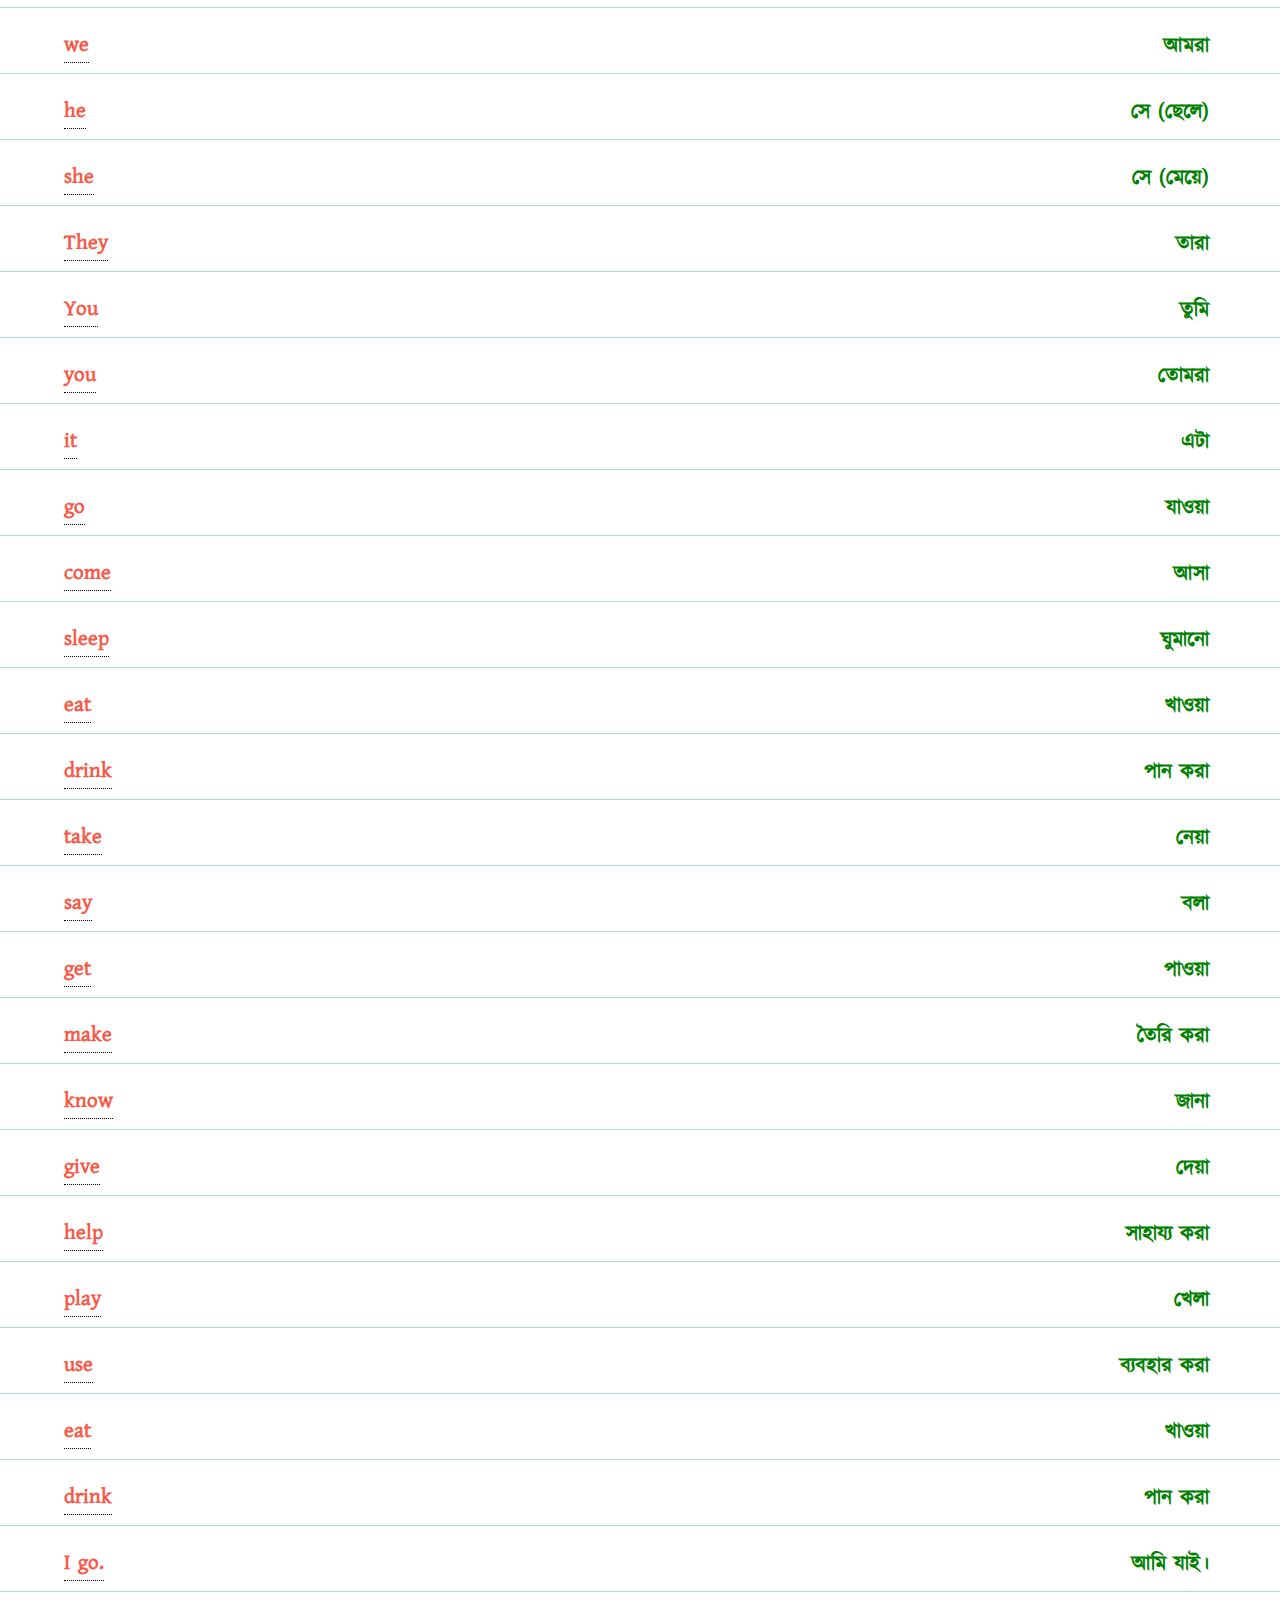
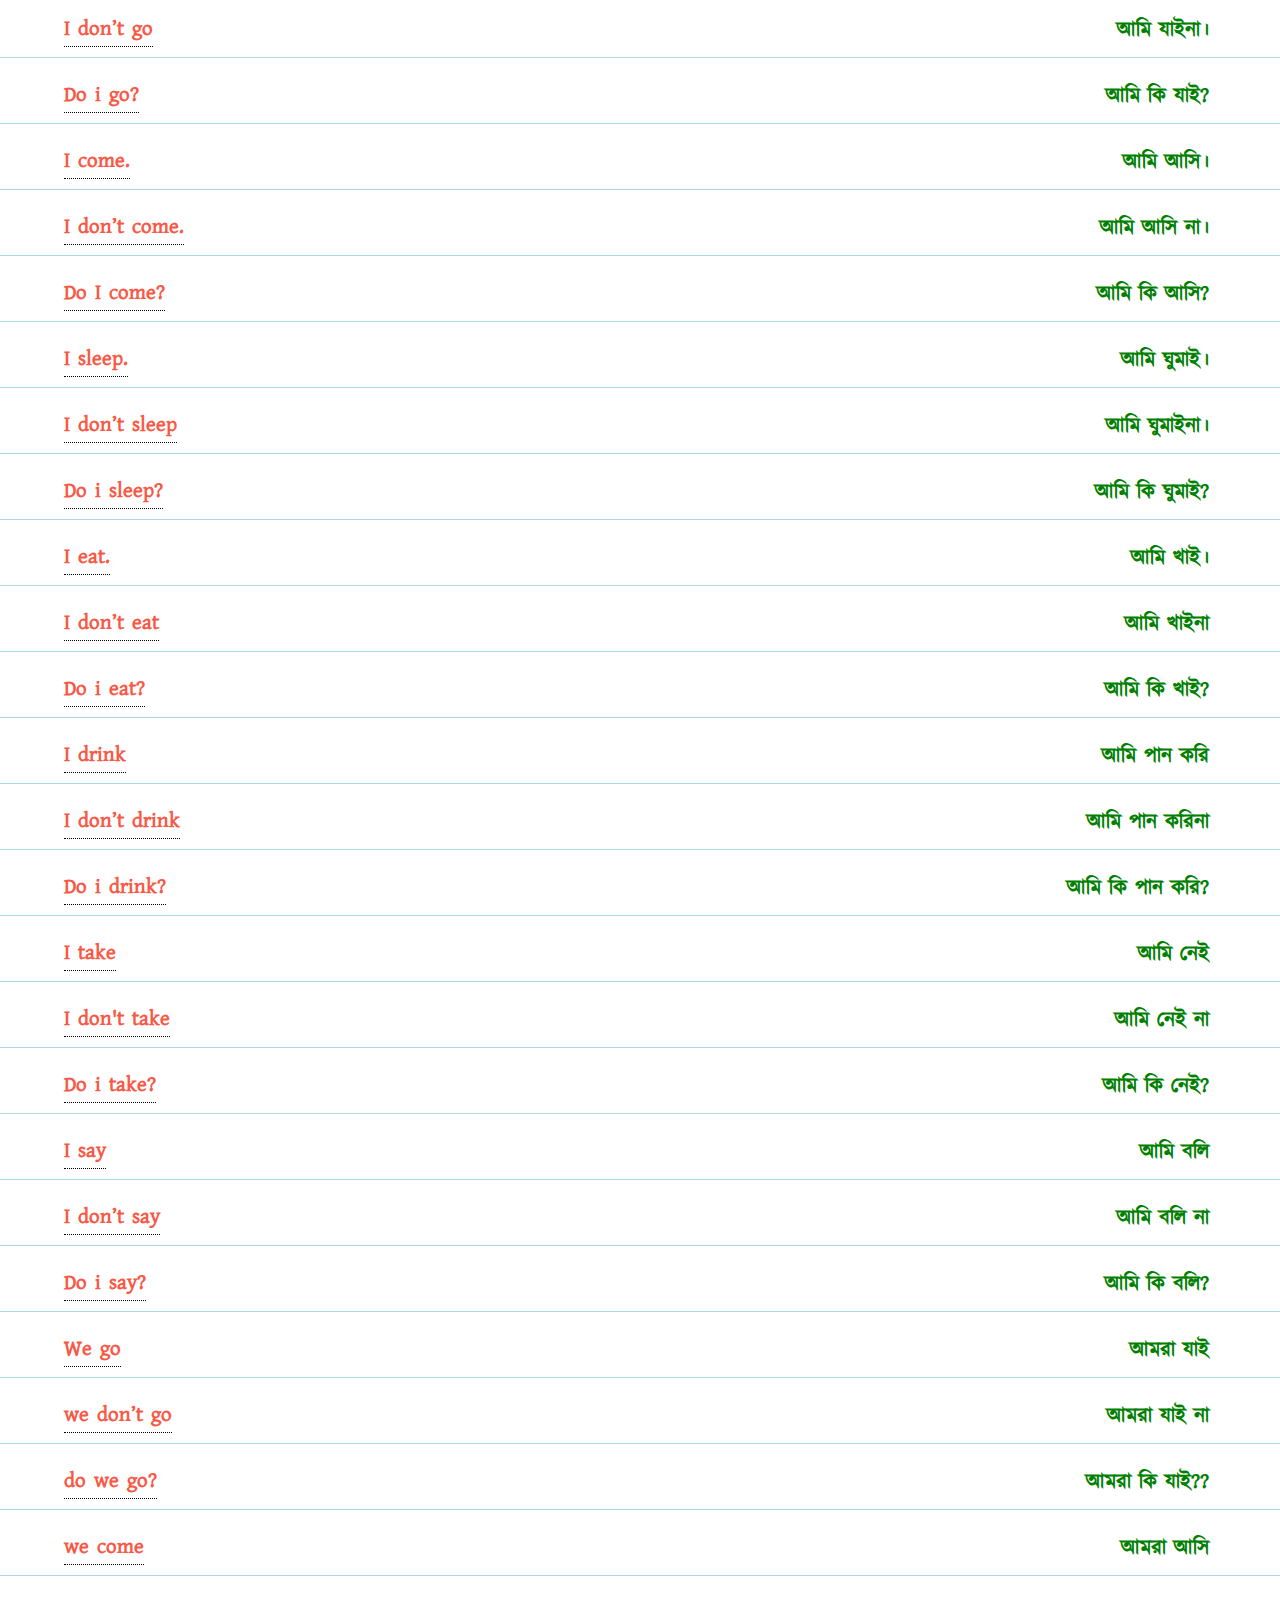
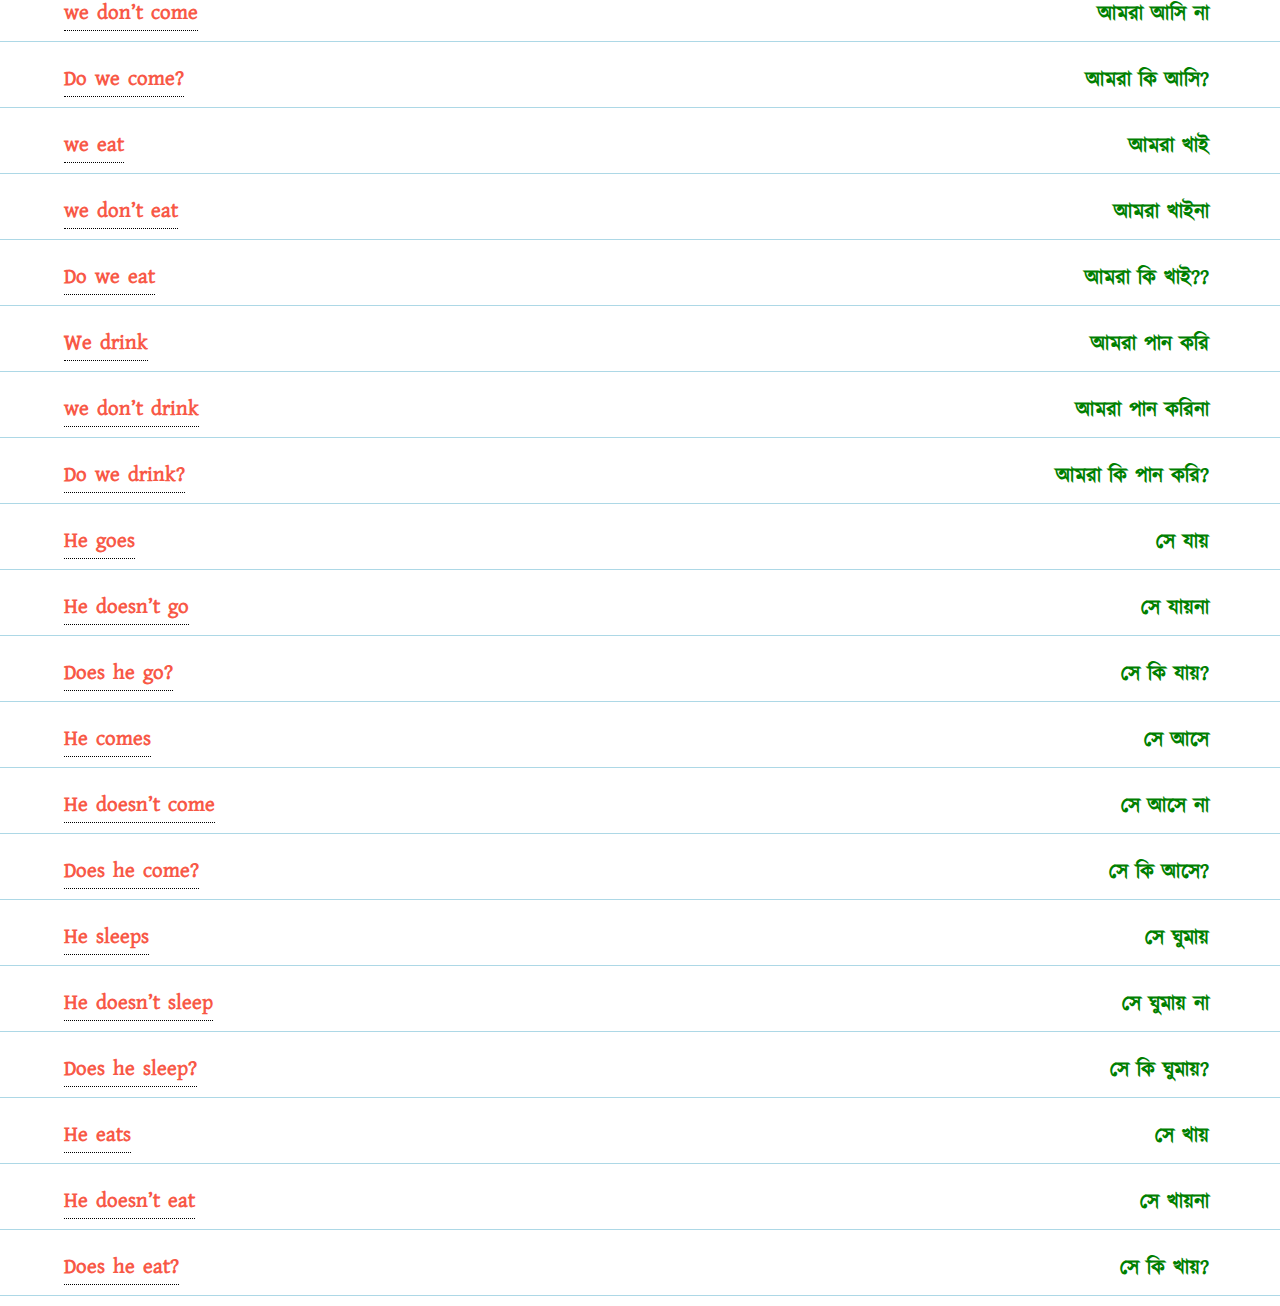
<file: daily-class/class-two.html>
<!DOCTYPE html>
<html>

<head>
  <meta charset="UTF-8">
  <meta name="viewport" content="width=device-width, initial-scale=1">
  <title>Class two</title>
  <link rel="stylesheet" href="../must-vocabulary/style.css">
  
  
    <style>

@font-face{
  font-family: roboto;
  src: url(../assets/fonts/Roboto-Regular.ttf);
  
} 
@font-face {
  font-family: kalporosh;
  src: url(../assets/fonts/kalpurush.ttf);

}
    *{
      margin: 0;
      padding: 0;
      box-sizing: border-box;
      
      
    }
    main {
      background: lightyellow;
      margin-bottom: 50px;
    }
    
    main h1{
      color: yellow;
      background: slateblue;
      text-align: center;
      font-size: 8vw;
    }
   main .line{
     display: flex;
     justify-content: space-between;
     padding: 10px 10%;
     align-items: center;
   }
  main .line span{
    background: slateblue;
    display: inline-block;
    color: #fff;
    font-size: 5vw;
    height: 8vw;
    width: 8vw;
    border-radius: 50%;
    font-weight: 800;
    display: flex;
    align-items: center;
    justify-content: center;
  }
 main .line div{
   background: #002752;
   flex: 1;
   margin-left: 10px;
   padding: 10px;
   padding-left: 15px;
   border-radius: 10px;
   text-align: left;
   font-family: roboto;
   font-weight: bold;
  
   
 }
 h4{
   word-spacing: 0px ;
 }
main .line div h4:nth-child(1){
  color:yellow;
  font-size: 5vw;
  font-weight: 800;
  font-family: -apple-system, BlinkMacSystemFont, 'Segoe UI', Roboto, Oxygen, Ubuntu, Cantarell, 'Open Sans', 'Helvetica Neue', sans-serif;
}
main .line div h4:nth-child(2) {
  color: #fff;
  font-size: 5vw;
  font-weight: 800;
}
main .line div h4:nth-child(3) {
  color: #fff;
  font-size: 5vw;
  font-weight: 500;
  font-family: kalporosh;
  color: lime;
  
}
main .text{
  font-family: kalporosh;
  padding: 5%;
  font-weight: bold;
  color: black;
  text-align: center;
  background: #fff;
  font-size: 4vw !important ;
 
}
  </style>
</head>

<body>
  <div class="loader"></div>
  <div class="top">
    <img src="../assets/images/arrow-back.png" onclick="history.back()" alt="back image ">
    <p class="length">0</p>
  </div>
  
   
  <main id="main">
        <h1>Present Indefinite Tense</h1>
        <p class="text">
    
          কোন কাজ বর্তমানে হয় বোঝালে বা অভ্যাসগত সত্য বোঝালে বা চিরসত্য বোঝালে Present Indefinite Tense হয়। <br>
    
          বাংলায় চিনার উপায়:
          বাংলায় ক্রিয়ার শেষে এ, অ, আ, ই, ও, এন, এস, আন, আয় ইত্যাদি থাকে।
    
        </p>
    
        <div class="line">
          <span>+</span>
          <div class="">
            <h4>Sub + verb + obj</h4>
            <h4> I eat rice </h4>
            <h4> আমি ভাত খাই । </h4>
          </div>
        </div>
        <div class="line">
          <span>-</span>
          <div class="">
            <h4>Sub + don’t /doesn’t verb + obj</h4>
            <h4> I don’t eat rice</h4>
            <h4>আমি ভাত খাই না।</h4>
          </div>
        </div>
        <div class="line">
          <span>?</span>
          <div class="">
            <h4>Do/does+sub+verb+obj</h4>
            <h4> Do you eat rice?</h4>
            <h4>তুমি কি ভাত খাও?</h4>
          </div>
        </div>
    
      </main>
  <script>
    const loader = document.querySelector('.loader')
    const main=document.getElementById('main')
    main.style.display='none'

    fetch('json/class-two.json')
      .then(res => res.json())
      .then(data =>
      {
        document.querySelector('.length').innerHTML = data.length + ' class two'
        for (item of data) {
          
         
          const div = document.createElement('div')

          div.innerHTML = `  <div class="box"> 

      <p  class="comic tooltip">${item.english}
            <span class="tooltiptext hind">${item.banan}</span>
      </p>


      
      
      <p class="kalporosh bangla" >${item.bangla}</p>
    </div>`
          loader.style.display = 'none'
          document.body.appendChild(div)
          main.style.display='block'


        }

      })
  </script>
</body>

</html>
</file>
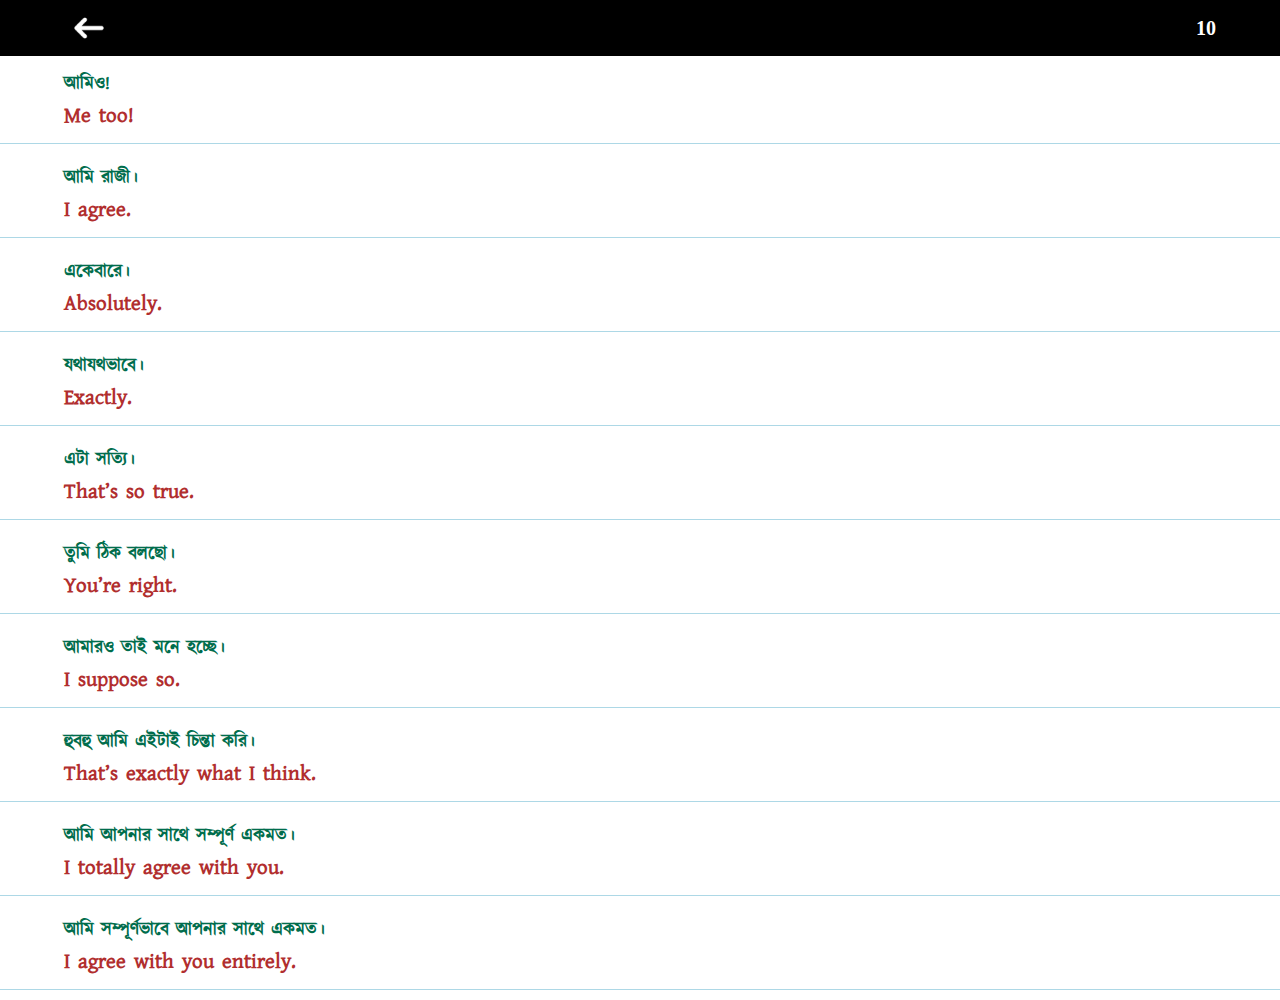
<file: daily-spoken/agree.html>
<!DOCTYPE html>
<html>

<head>
  <meta charset="UTF-8">
  <meta name="viewport" content="width=device-width, initial-scale=1">
  <title>Agree</title>
  <link rel="stylesheet" href="../must-vocabulary/style.css">

  <style>
    .box {
      flex-direction: column-reverse;
      align-items: flex-start;
    }

    .kalporosh {
      font-size: 18px !important;
      letter-spacing: 0px;
      color: #006D4C !important;
    }

    .comic{
      color: #B12E2E !important;

    }
  </style>
</head>

<body>
  <div class="loader"></div>
  <div class="top">
    <img src="../assets/images/arrow-back.png" onclick="history.back()" alt="back image ">
    <p class="length">0</p>
  </div>
  <script>
    const loader = document.querySelector('.loader')

    fetch('json/agree.json')
      .then(res => res.json())
      .then(data =>


        {
          let iterations = data.length;
          //   alert(iterations)

          document.querySelector('.length').innerHTML = data.length


          for (item of data) {

            const div = document.createElement('div')

            div.innerHTML = `  <div class="box"> 
  
        <p  class="comic">${item.english}
         
              
              
        </p>
  
  
        
        
        <p class="kalporosh bangla" >${item.bangla}</p>
      </div>`
            loader.style.display = 'none'
            document.body.appendChild(div)





          }


        })
  </script>
</body>

</html>
</file>
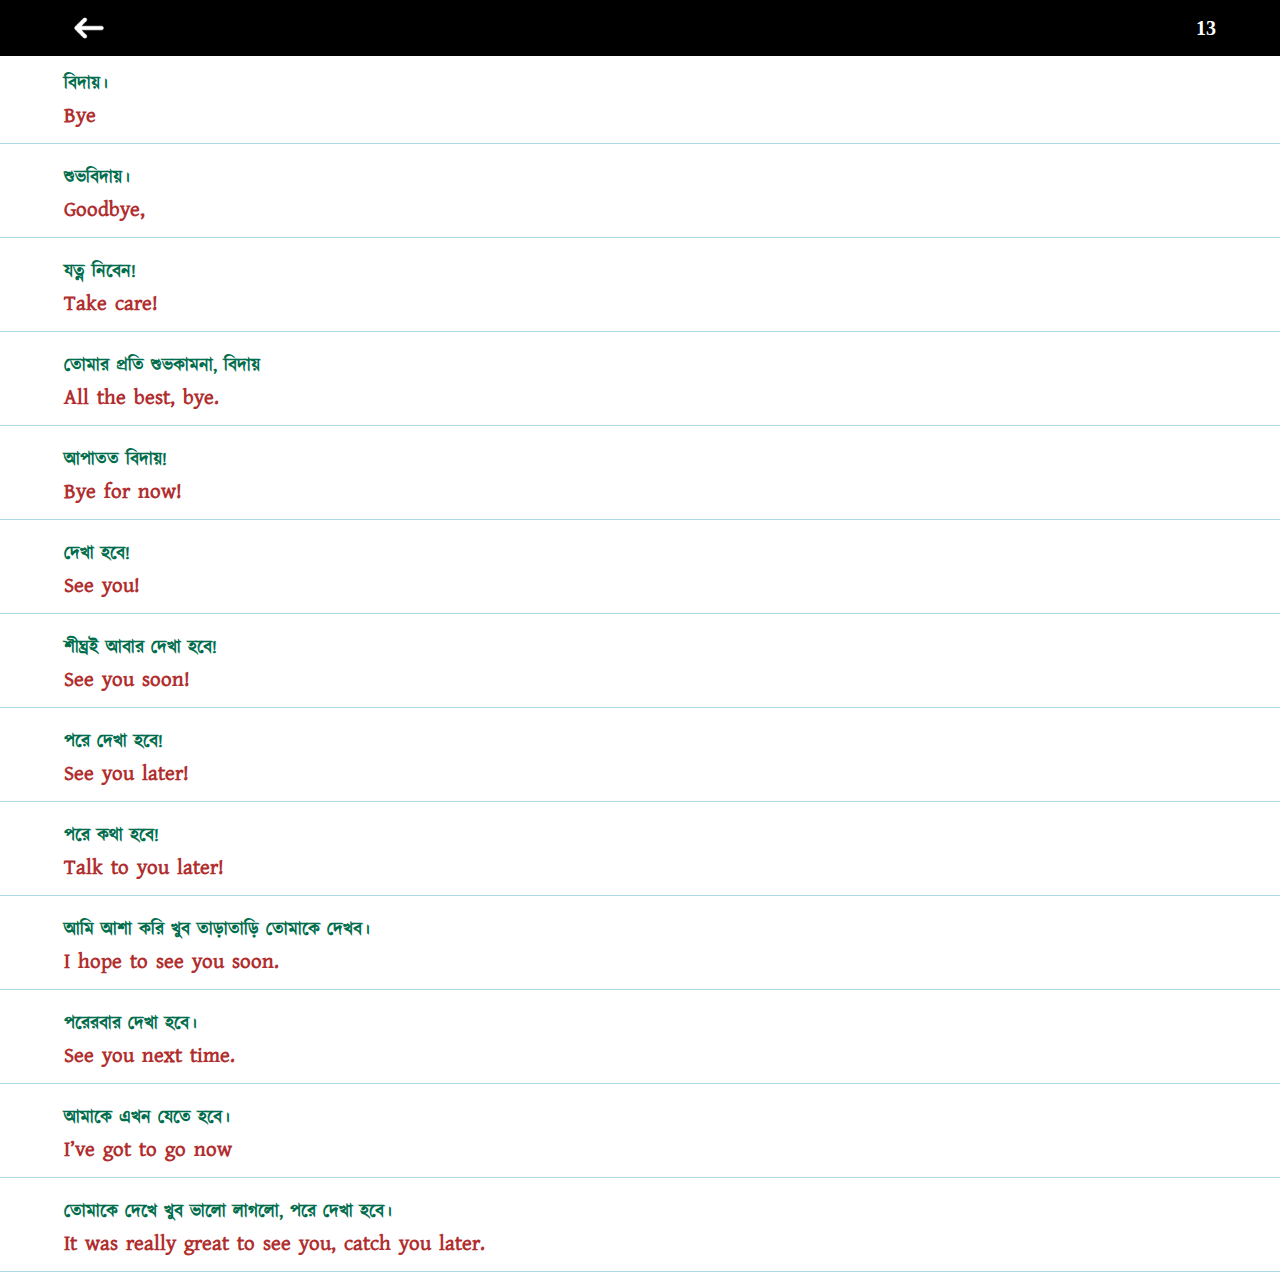
<file: daily-spoken/bye.html>
<!DOCTYPE html>
<html>

<head>
  <meta charset="UTF-8">
  <meta name="viewport" content="width=device-width, initial-scale=1">
  <title>Bye</title>
  <link rel="stylesheet" href="../must-vocabulary/style.css">

  <style>
    .box {
      flex-direction: column-reverse;
      align-items: flex-start;
    }

    .kalporosh {
      font-size: 18px !important;
      letter-spacing: 0px;
      color: #006D4C !important;
    }

    .comic{
      color: #B12E2E !important;

    }
  </style>
</head>

<body>
  <div class="loader"></div>
  <div class="top">
    <img src="../assets/images/arrow-back.png" onclick="history.back()" alt="back image ">
    <p class="length">0</p>
  </div>
  <script>
    const loader = document.querySelector('.loader')

    fetch('json/bye.json')
      .then(res => res.json())
      .then(data =>


        {
          let iterations = data.length;
          //   alert(iterations)

          document.querySelector('.length').innerHTML = data.length


          for (item of data) {

            const div = document.createElement('div')

            div.innerHTML = `  <div class="box"> 
  
        <p  class="comic">${item.english}
         
              
              
        </p>
  
  
        
        
        <p class="kalporosh bangla" >${item.bangla}</p>
      </div>`
            loader.style.display = 'none'
            document.body.appendChild(div)





          }


        })
  </script>
</body>

</html>
</file>
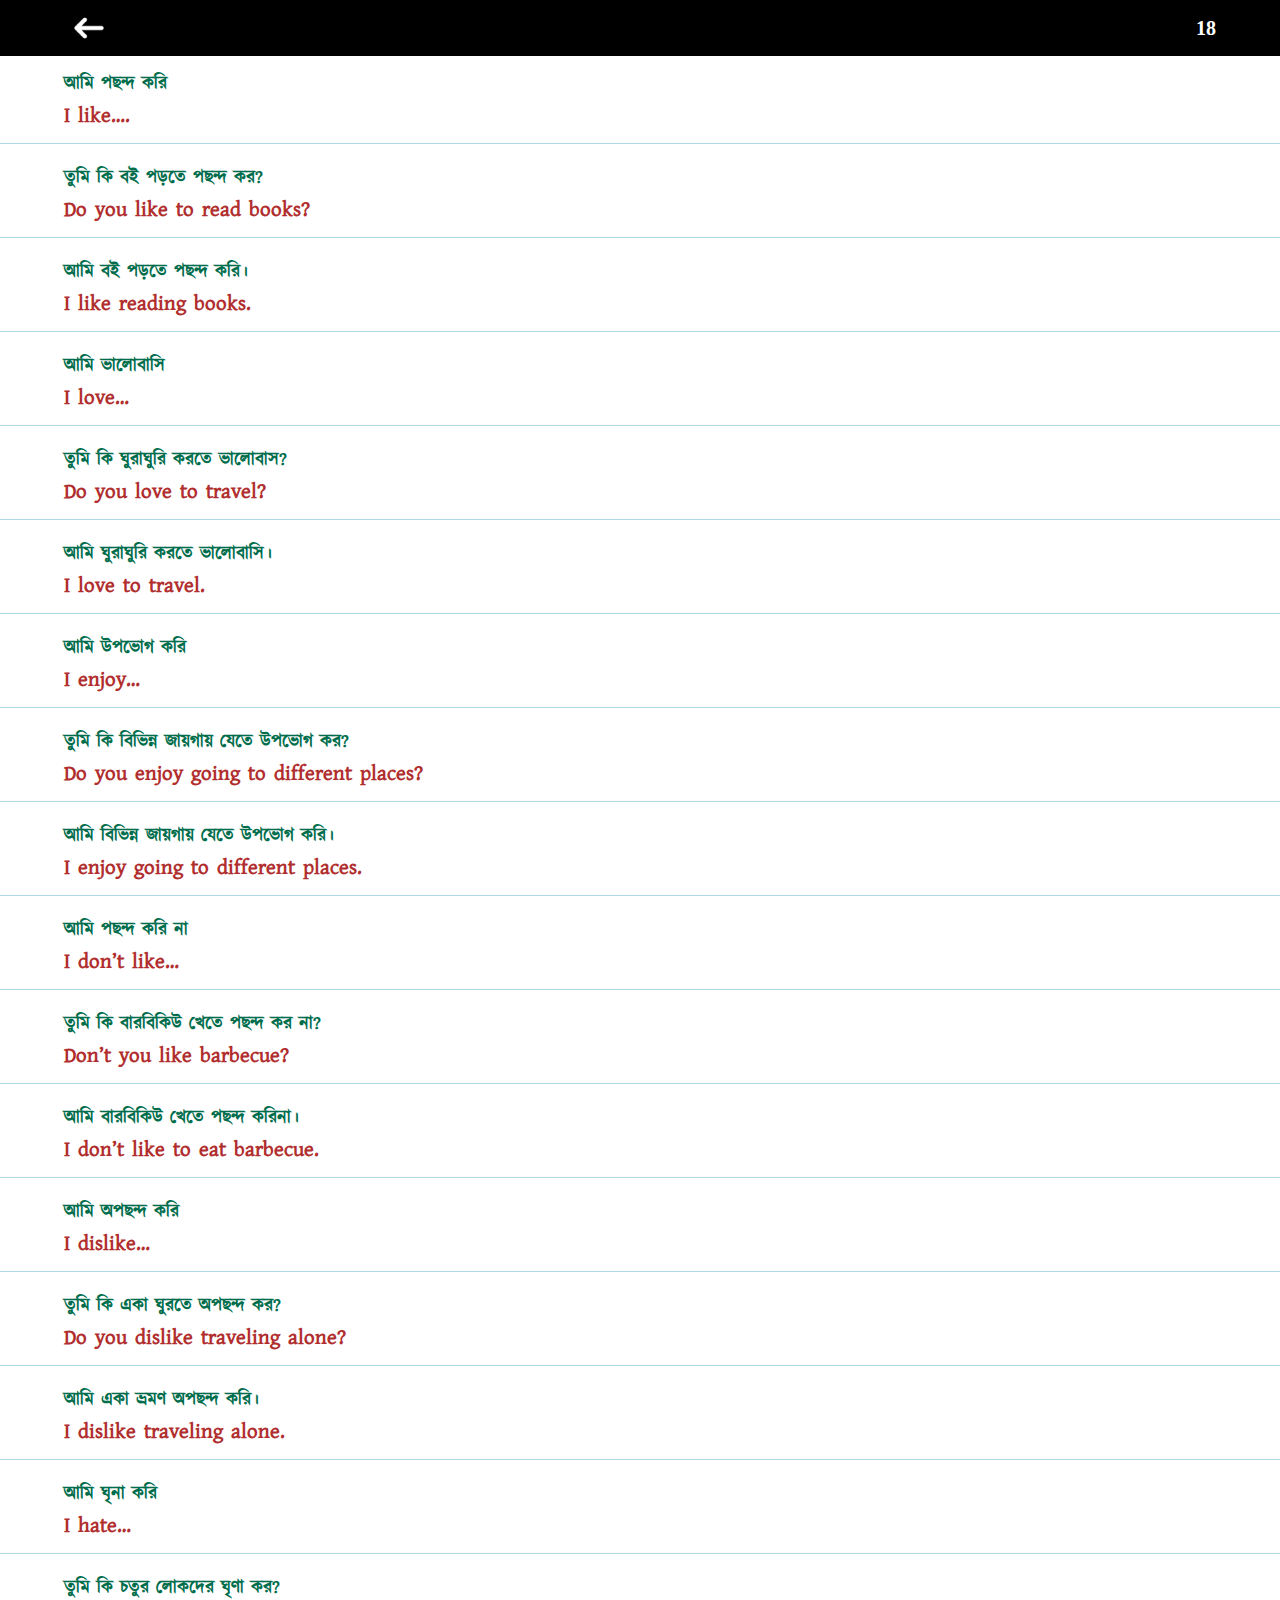
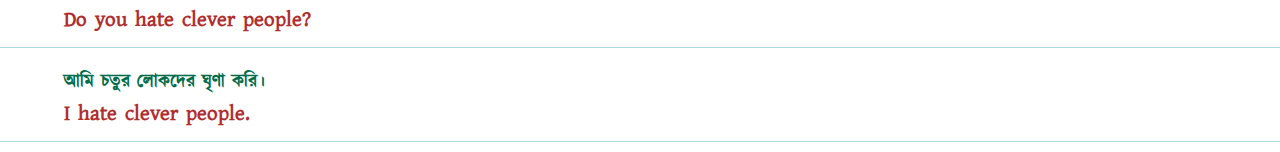
<file: daily-spoken/like-dislike.html>
<!DOCTYPE html>
<html>

<head>
  <meta charset="UTF-8">
  <meta name="viewport" content="width=device-width, initial-scale=1">
  <title>Promise</title>
  <link rel="stylesheet" href="../must-vocabulary/style.css">

  <style>
    .box {
      flex-direction: column-reverse;
      align-items: flex-start;
    }

    .kalporosh {
      font-size: 18px !important;
      letter-spacing: 0px;
      color: #006D4C !important;
    }

    .comic{
      color: #B12E2E !important;

    }
  </style>
</head>

<body>
  <div class="loader"></div>
  <div class="top">
    <img src="../assets/images/arrow-back.png" onclick="history.back()" alt="back image ">
    <p class="length">0</p>
  </div>
  <script>
    const loader = document.querySelector('.loader')

    fetch('json/like-dislike.json')
      .then(res => res.json())
      .then(data =>


        {
          let iterations = data.length;
          //   alert(iterations)

          document.querySelector('.length').innerHTML = data.length


          for (item of data) {

            const div = document.createElement('div')

            div.innerHTML = `  <div class="box"> 
  
        <p  class="comic">${item.english}
         
              
              
        </p>
  
  
        
        
        <p class="kalporosh bangla" >${item.bangla}</p>
      </div>`
            loader.style.display = 'none'
            document.body.appendChild(div)





          }


        })
  </script>
</body>

</html>
</file>
<file: must-vocabulary/style.css>
*{
  margin: 0;
  padding: 0;
  box-sizing: border-box;
}
body {
    font-size: 15pt;
    /* background-color: #121923; */
}
input{
  border: none;
  display: block;
  width: 80%;
  margin:auto;
  background: #DCDCDC;
  margin: 20px auto;
  padding: 10px 20px;
  outline: 0;
  border-radius: 4px;
  
  
}
::placeholder{
  color:#555;
  font-weight: bold;
  font-size: 15px;
}

textarea{
  width: 90%;
  margin: auto;
  display: block;
  margin: auto;
  height: 90vh;
}
.btn{
  width: 90%;
  margin: auto;
  margin-bottom: 10px;
  background-image: linear-gradient(to right,#C33764, #1D2671);
  color:#fff;
  font-weight: bold;
  
  
  
}

body{
  padding-top: 60px;
}
@font-face {
 font-family: comic;
 src: url(fonts/comic-neue.regular.ttf);
}
@font-face {
  font-family: kalporosh;
  src: url(../assets/fonts/kalpurush.ttf); 
}
 @font-face {
  font-family: hind;
  src: url(fonts/HindSiliguri-SemiBold.ttf);
}

@font-face {
  font-family: roboto-bold;
  src: url(../assets/fonts/roboto-bold1.ttf);
}

.kalporosh{
 font-family: kalporosh;
 color: green !important;
 font-size: 1.3rem !important; 
 /* margin-left: 30px !important; */
}
.hind{
font-family: hind;
font-family: 100;
color:#fff;
font-size: 12px !important;
line-height: 1;
font-family: roboto-bold;

}
.comic{
font-family: kalporosh !important;

}
 .box{
    display: flex;
    align-items: center;
    justify-content: space-between;
    padding: 10px;
   
    margin-bottom: 10px;
    border-bottom:.0001rem solid lightblue;
    background-color: #fff;
    position: relative;
   padding: 10px 5%;
   
 
    
  }
 .box p{
   margin-right: 5px;
   font-weight: bold;
   font-size: 1.3rem;
  margin: 0;
  margin-right: 7px;
  color: #F85846;
  text-align: left;
  
 
 
 }
 
 .tooltip {
position: relative;
display: inline-block;
border-bottom: 1px dotted black; /* If you want dots under the hoverable text */
}
.tooltiptext {
visibility: hidden;
width: 150px;
background-color: black;
color: #fff;
text-align: center;
padding: 5px 0;
border-radius: 6px;
font-size: 12px;

/* Position the tooltip text - see examples below! */
position: absolute;
z-index: 1;
left: -5px;
top: -22px;
font-family: kalporosh;
}
.tooltip:hover .tooltiptext {
visibility: visible;
}
.loader {
border: 8px solid #f3f3f3; /* Light grey */
border-top: 8px solid crimson; /* Blue */
border-radius: 50%;
width: 50px;
height: 50px;
position: absolute;
left: 0;
right: 0;
margin-left: auto;
margin-right: auto;
top: 30%;

animation: spin 2s linear infinite;
}

@keyframes spin {
0% { transform: rotate(0deg); }
100% { transform: rotate(360deg); }
}

.top{


    line-height: 1;
    background: #000;
    position: fixed;
    top: 0;
    left: 0;
    width: 100%;
    font-size: 20px;
    font-weight: 900;
    color: #fff;
    z-index: 100;
    display: flex; 
    justify-content: space-between;
    align-items: center;
    padding: 3px 5%;
    
    
  

}
img{
width: 50px;
}
</file>
